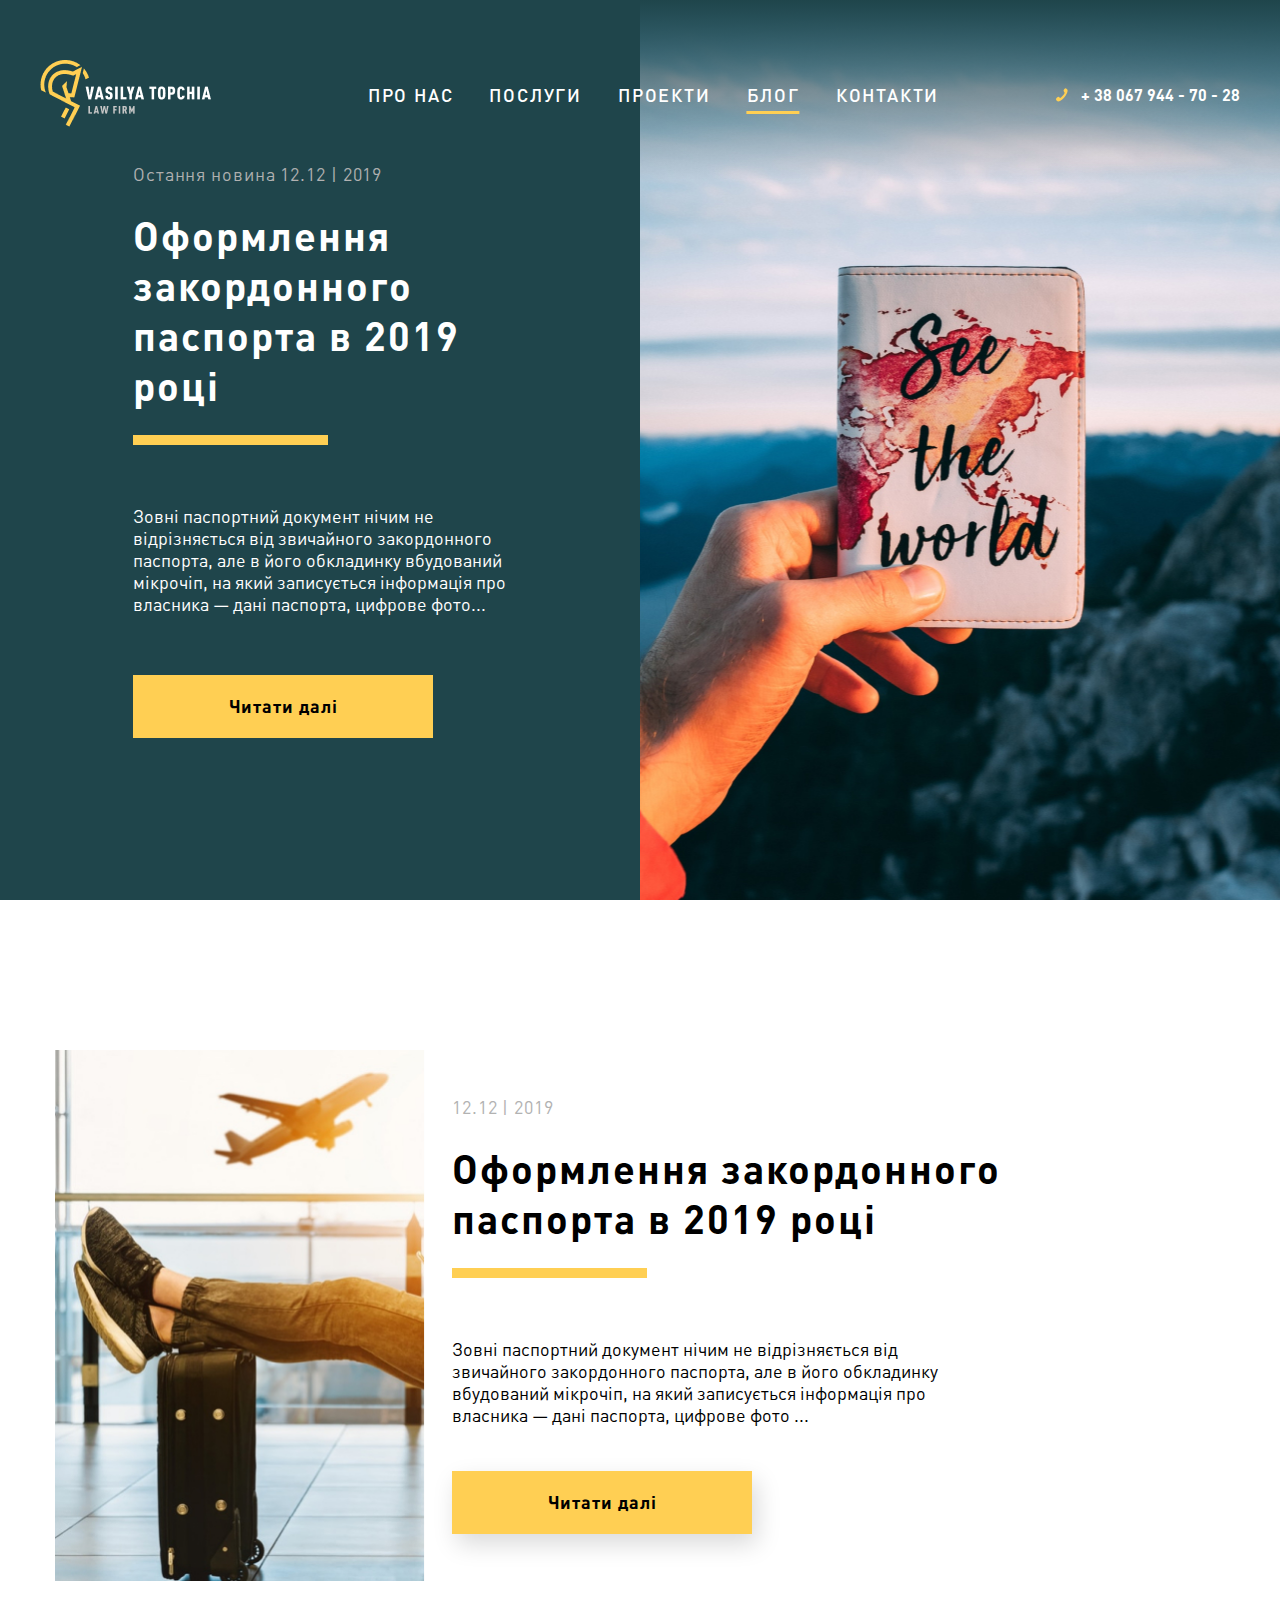
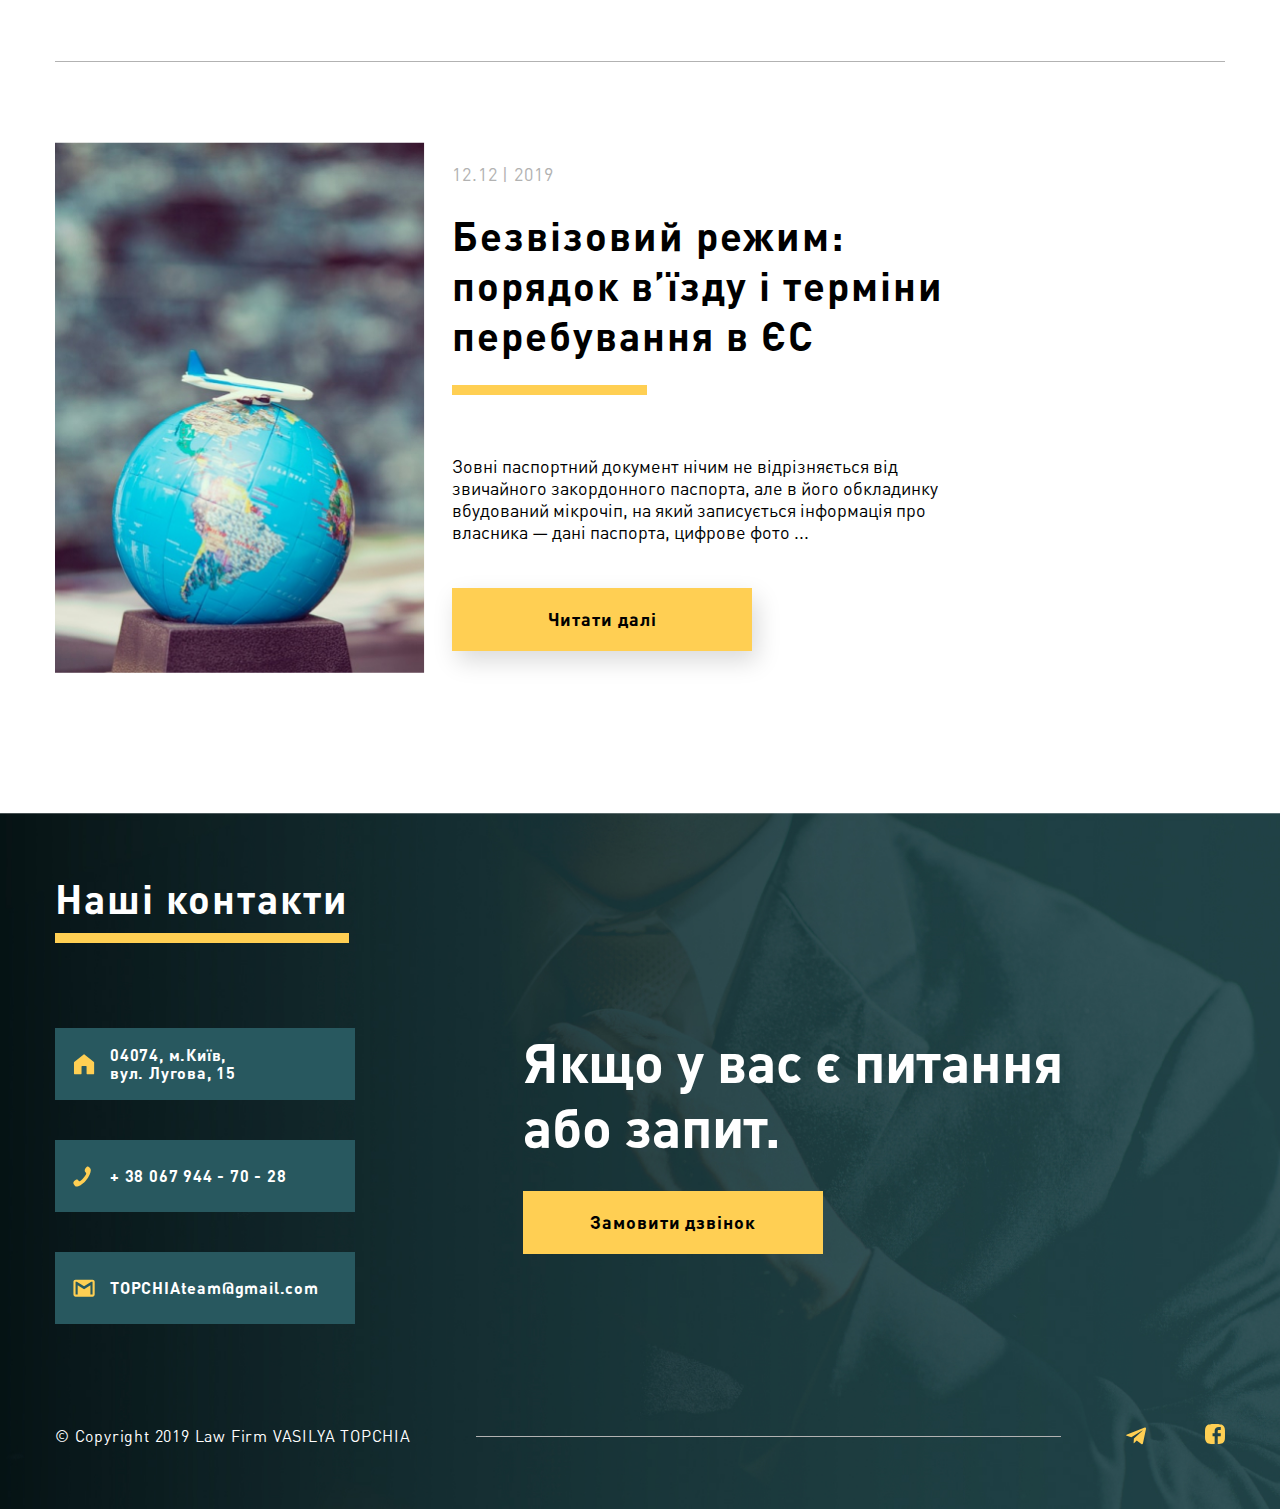
<file: blog.html>
<!DOCTYPE html>
<html lang="en">
<head>
	<meta charset="UTF-8">
	<title>Блог</title>
	<link rel="stylesheet" href="./css/normalize.css">
	<link rel="stylesheet" href="./css/main.css">
	
</head>
<body class="blog">









	
<div class="top-block blog">
	<div class="black-overflow"></div>
	<div class="w1200 container">

	<header class="header">
		<nav>
			<a href="index.html" class="nav__logo">
				<img src="img/logo.png" alt="Logo">
			</a>
			<ul class="nav__list">
				<li><a href="#">ПРО НАС</a></li>
				<li><a href="service.html">ПОСЛУГИ</a></li>
				<li><a href="projects.html">ПРОЕКТИ</a></li>
				<li class="active"><a href="blog.html">БЛОГ</a></li>
				<li><a href="contacts.html">КОНТАКТИ</a></li>
			</ul>
			<div class="nav__number">
				<a href="tel:380679447028">+ 38 067 944 - 70 - 28</a>
			</div>
		</nav>
	</header>


	

	</div>

	<div class="top-block-content">
		<div class="service__left">
			<div class="nav-sidebar left">
				<div class="date">Остання новина  12.12  |  2019</div>
				<div class="title before">Оформлення закордонного паспорта в 2019 році</div>
				<div class="text">Зовні паспортний документ нічим не відрізняється від звичайного закордонного паспорта, але в його обкладинку вбудований мікрочіп, на який записується інформація про власника — дані паспорта, цифрове фото...</div>
				<div class="default-button">Читати далі</div>
			</div>
		</div>

		<div class="service__right">
			
		</div>


	</div>

</div>



<section class="list-news w1200">
	<div class="news-item">
		<div>
		<img src="./img/img-blog.jpg" alt="">
			
		</div>
		<div class="item-content">
			<div class="date">12.12  |  2019</div>
				<div class="title before">Оформлення закордонного паспорта в 2019 році</div>
				<div class="text">Зовні паспортний документ нічим не відрізняється від звичайного закордонного паспорта, але в його обкладинку вбудований мікрочіп, на який записується інформація про власника — дані паспорта, цифрове фото ...</div>
				<div class="default-button">Читати далі</div>
		</div>
	</div>

	<div class="news-item">
		<div>
		<img src="./img/img-blog-2.jpg" alt="">
			
		</div>
		<div class="item-content">
			<div class="date">12.12  |  2019</div>
				<div class="title before">Безвізовий режим: 
порядок в’їзду і терміни перебування в ЄС</div>
				<div class="text">Зовні паспортний документ нічим не відрізняється від звичайного закордонного паспорта, але в його обкладинку вбудований мікрочіп, на який записується інформація про власника — дані паспорта, цифрове фото ...</div>
				<div class="default-button">Читати далі</div>
		</div>
	</div>


</section>







<footer class="footer">
	<div class="footer__wrapper w1200">
		<div class="title">Наші контакти</div>
	</div>
	<div class="footer_dop w1200">

		<div class="footer__info">
			<div class="footer__contacts">
				<div class="info">
					04074, м.Київ, <br>
					вул. Лугова, 15
				</div>
				<a href="tel:380679447028" class="info">
					+ 38  067  944 - 70 - 28
				</a>
				<a href="mailto:topchiateam@gmail.com" class="info">
					TOPCHIAteam@gmail.com
				</a>
			</div>
		</div>
		<div class="footer__text">
			<div class="footer__title">Якщо у вас є питання або запит.</div>
			<div class="default-button www">Замовити дзвінок</div>
		</div>
		

	</div>
	<div class="footer__copyright w1200">
			<div class="copyright">© Copyright 2019   Law Firm VASILYA TOPCHIA</div>
			<div class="footer__line"></div>
			<div class="footer__soc">
				<a href="#"><i>
<svg width="21" height="18" viewBox="0 0 21 18" fill="none" xmlns="http://www.w3.org/2000/svg">
<path d="M18.7199 0.576414L1.0037 7.4081C-0.205355 7.89372 -0.198361 8.5682 0.781877 8.86897L5.33034 10.2879L15.8542 3.64803C16.3518 3.34526 16.8064 3.50813 16.4327 3.83988L7.90634 11.5349H7.90434L7.90634 11.5359L7.59258 16.2242C8.05222 16.2242 8.25506 16.0134 8.51286 15.7646L10.7221 13.6163L15.3176 17.0106C16.1649 17.4773 16.7734 17.2375 16.9843 16.2262L20.0009 2.0093C20.3097 0.771263 19.5283 0.210699 18.7199 0.576414Z" fill="#FFFFFF"></path>
</svg>
				</i></a>
				<a href="#"><i>
<svg width="20" height="21" viewBox="0 0 20 21" fill="none" xmlns="http://www.w3.org/2000/svg">
<path fill-rule="evenodd" clip-rule="evenodd" d="M19.9355 5.99336C19.9243 5.1536 19.7669 4.32219 19.4702 3.53631C19.2129 2.87343 18.82 2.27142 18.3164 1.76874C17.8129 1.26606 17.2099 0.873757 16.5459 0.616909C15.7689 0.325697 14.9479 0.168233 14.1181 0.151223C13.0497 0.103546 12.711 0.0902405 9.99884 0.0902405C7.28671 0.0902405 6.93908 0.0902405 5.87844 0.151223C5.04899 0.168358 4.22845 0.32582 3.45174 0.616909C2.78766 0.873578 2.18455 1.26581 1.68101 1.76852C1.17747 2.27122 0.784579 2.87333 0.527483 3.53631C0.235202 4.31149 0.077819 5.13085 0.0621336 5.95899C0.014377 7.02674 -6.10352e-05 7.36491 -6.10352e-05 10.0725C-6.10352e-05 12.7802 -6.10352e-05 13.1261 0.0621336 14.1861C0.0787929 15.0155 0.23539 15.8337 0.527483 16.611C0.78501 17.2738 1.17819 17.8756 1.6819 18.3781C2.18561 18.8806 2.78877 19.2727 3.45285 19.5293C4.22743 19.8322 5.04811 20.0009 5.87955 20.0282C6.90347 20.0739 7.2576 20.089 9.66571 20.0902V12.1706H7.55164V9.28008H9.66571V6.81116C9.66571 4.87106 10.9145 3.08942 13.792 3.08942C14.957 3.08942 15.8185 3.20157 15.8185 3.20157L15.7506 5.90087C15.7506 5.90087 14.8721 5.89228 13.9133 5.89228C12.8756 5.89228 12.7094 6.37246 12.7094 7.16944V9.28008H15.8331L15.6972 12.1706H12.7094V20.0821C13.2507 20.0742 13.5996 20.0587 14.1203 20.0282C14.9501 20.0119 15.7711 19.8548 16.5482 19.5637C17.212 19.3065 17.8148 18.9141 18.3183 18.4115C18.8218 17.9088 19.2148 17.307 19.4724 16.6443C19.7645 15.8681 19.9211 15.0498 19.9378 14.2194C19.9855 13.1527 20 12.8145 20 10.1058L19.9999 10.0685V10.0684C19.9977 7.39498 19.9974 7.04954 19.9355 5.99336Z" fill="white"></path>
</svg>
				</i></a>
			</div>
		</div>
</footer>

<div class="modal-wrap">
	<div class="modal">
		<form>
			<div class="close"><svg width="15" height="15" viewBox="0 0 15 15" fill="none" xmlns="http://www.w3.org/2000/svg">
<path fill-rule="evenodd" clip-rule="evenodd" d="M5.69414 7.5L0 13.2375L1.753 15L7.5 9.22185L13.247 15L15 13.2375L9.30586 7.5L15 1.7625L13.247 0L7.5 5.77815L1.753 0L0 1.7625L5.69414 7.5Z" fill="#706F6F"/>
</svg>
</div>
			<div class="modal__title">Заповніть форму </div>
			<div class="modal__sub">Якщо у Вас є термінове питання, залиште свій номер телефону і ми зателефонуємо найближчим часом.</div>
			<input class="modal__input" name="name" required="required" placeholder="Ім’я" type="text">
			<input class="modal__input"  name="phone" required="required" placeholder="Телефон" type="text">
			<button class="default-button form-button">ЗАМОВИТИ ДЗВІНОК</button>
		</form>
	</div>
</div>



	  <script src="https://ajax.googleapis.com/ajax/libs/jquery/2.2.0/jquery.min.js"></script>



	  <script src="libs/slick/slick.min.js"></script>

	  <script src="./js/main.js"></script>
</body>
</html>
</file>
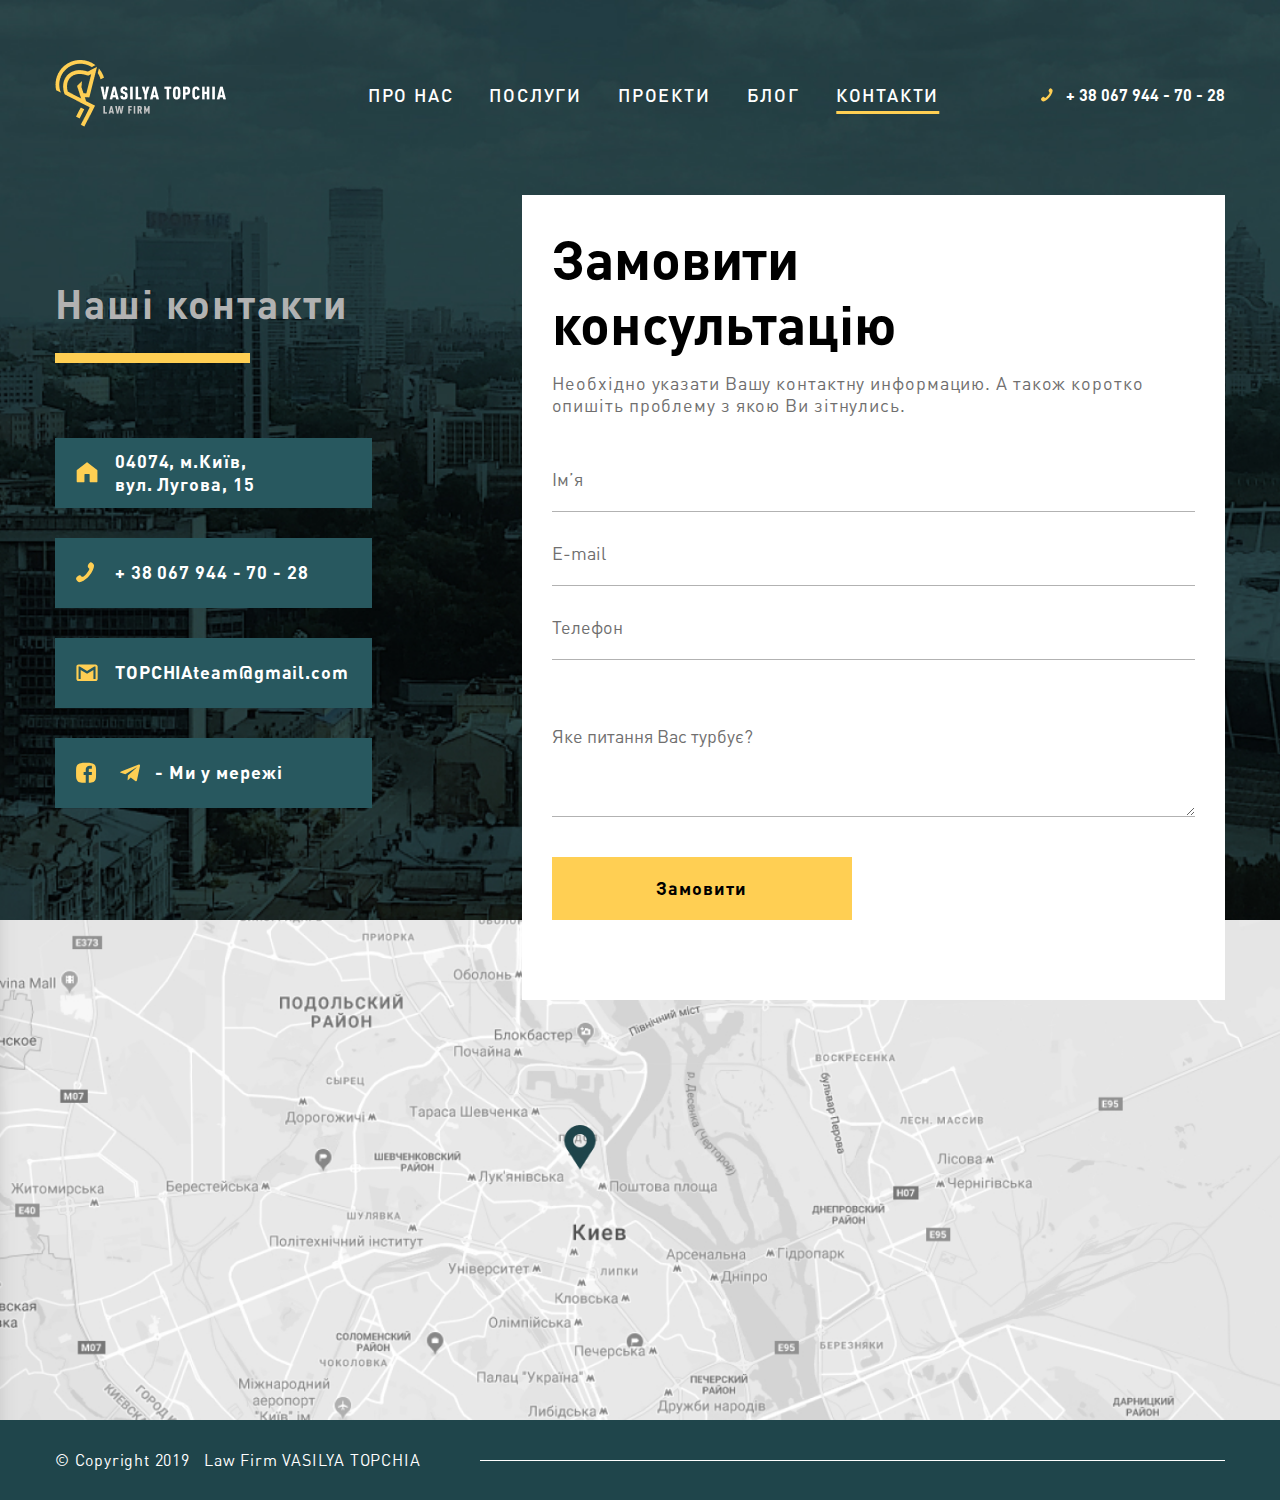
<file: contacts.html>
<!DOCTYPE html>
<html lang="en">
<head>
	<meta charset="UTF-8">
	<title>Контакти</title>
	<link rel="stylesheet" href="./css/normalize.css">
	<link rel="stylesheet" href="./css/main.css">
	
</head>
<body>









	
<div class="top-block contact">
	<div class="w1200 container">

	<header class="header">
		<nav>
			<a href="index.html" class="nav__logo">
				<img src="img/logo.png" alt="Logo">
			</a>
			<ul class="nav__list">
				<li><a href="#">ПРО НАС</a></li>
				<li><a href="service.html">ПОСЛУГИ</a></li>
				<li><a href="projects.html">ПРОЕКТИ</a></li>
				<li><a href="blog.html">БЛОГ</a></li>
				<li class="active"><a href="contacts.html">КОНТАКТИ</a></li>
			</ul>
			<div class="nav__number">
				<a href="tel:380679447028">+ 38 067 944 - 70 - 28</a>
			</div>
		</nav>
	</header>

	<div class="top-block-content">
	<div class="content-contacts__wrapper">
		<div class="contacts__info"> 
			<div class="title">Наші контакти</div>
			<div class="info__ul">
				<li><span>04074, м.Київ, <br>вул. Лугова, 15 </span> </li>
				<li><a href="tel:380679447028">+ 38  067  944 - 70 - 28 </a></li>
				<li><a href="mailto:topchiateam@gmail.com">TOPCHIAteam@gmail.com</a></li>
				<li><a href="#">- Ми у мережі</a></li>
			</div>
		</div>
		<div class="contact-form">
			<form>
				<div class="form__title">Замовити консультацію</div>
				<div class="form__subtitle">Необхідно указати Вашу контактну информацию. А також коротко опишіть проблему з якою Ви зітнулись.</div>
				<input placeholder="Ім’я" type="text">
				<input placeholder="E-mail" type="email">
				<input placeholder="Телефон" type="text">
				<textarea placeholder="Яке питання Вас турбує?"></textarea>
				<button class="default-button www">
					Замовити
				</button>
			</form>
			
		</div>
	</div>
	</div>
	

	</div>

	<div class="contact__map">
		
	</div>
</div>








<footer class="footer mini">
	<div class="w1200">
		<span>© Copyright 2019 &nbsp;  Law Firm VASILYA TOPCHIA</span>
		<hr>
	</div>
</footer>


<div class="modal-wrap">
	<div class="modal">
		<form>
			<div class="close"><svg width="15" height="15" viewBox="0 0 15 15" fill="none" xmlns="http://www.w3.org/2000/svg">
<path fill-rule="evenodd" clip-rule="evenodd" d="M5.69414 7.5L0 13.2375L1.753 15L7.5 9.22185L13.247 15L15 13.2375L9.30586 7.5L15 1.7625L13.247 0L7.5 5.77815L1.753 0L0 1.7625L5.69414 7.5Z" fill="#706F6F"/>
</svg>
</div>
			<div class="modal__title">Заповніть форму </div>
			<div class="modal__sub">Якщо у Вас є термінове питання, залиште свій номер телефону і ми зателефонуємо найближчим часом.</div>
			<input class="modal__input" name="name" required="required" placeholder="Ім’я" type="text">
			<input class="modal__input"  name="phone" required="required" placeholder="Телефон" type="text">
			<button class="default-button form-button">ЗАМОВИТИ ДЗВІНОК</button>
		</form>
	</div>
</div>


	  <script src="https://ajax.googleapis.com/ajax/libs/jquery/2.2.0/jquery.min.js"></script>



	  <script src="libs/slick/slick.min.js"></script>

	  <script src="./js/main.js"></script>
</body>
</html>
</file>
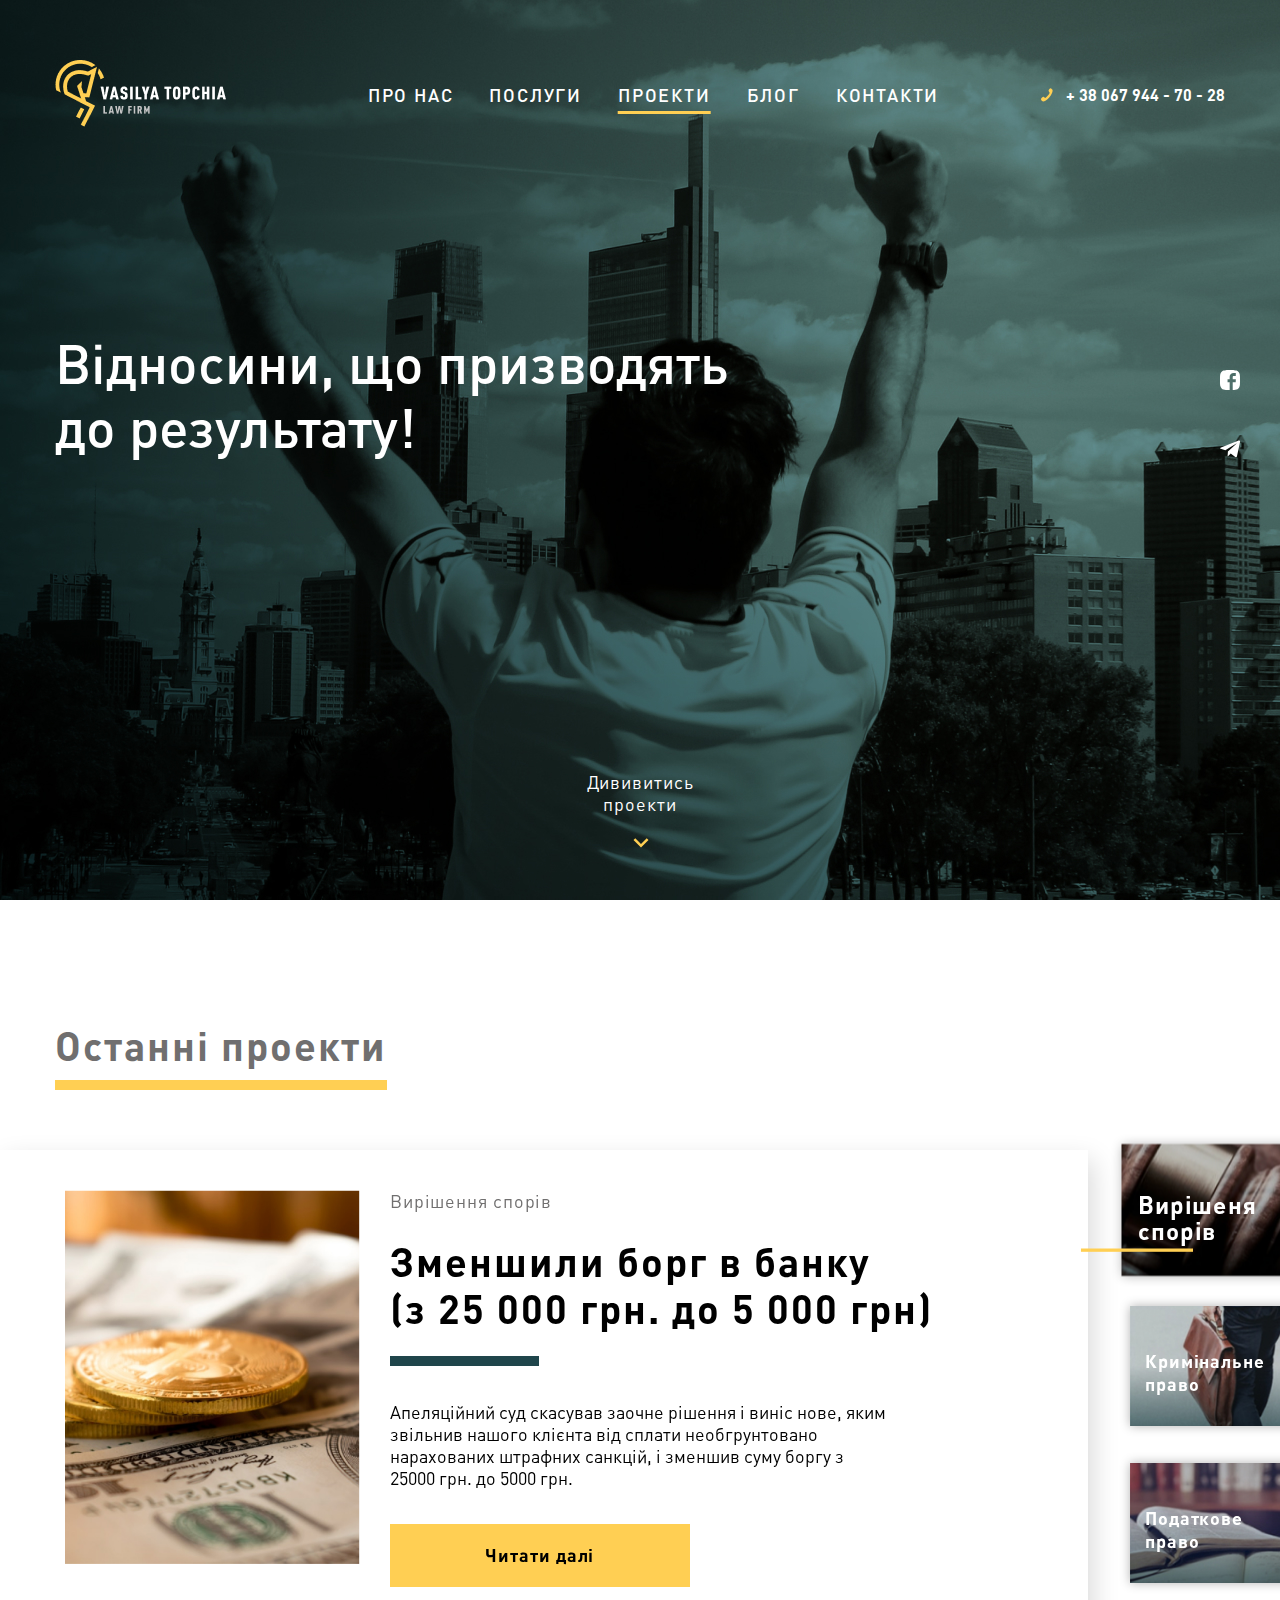
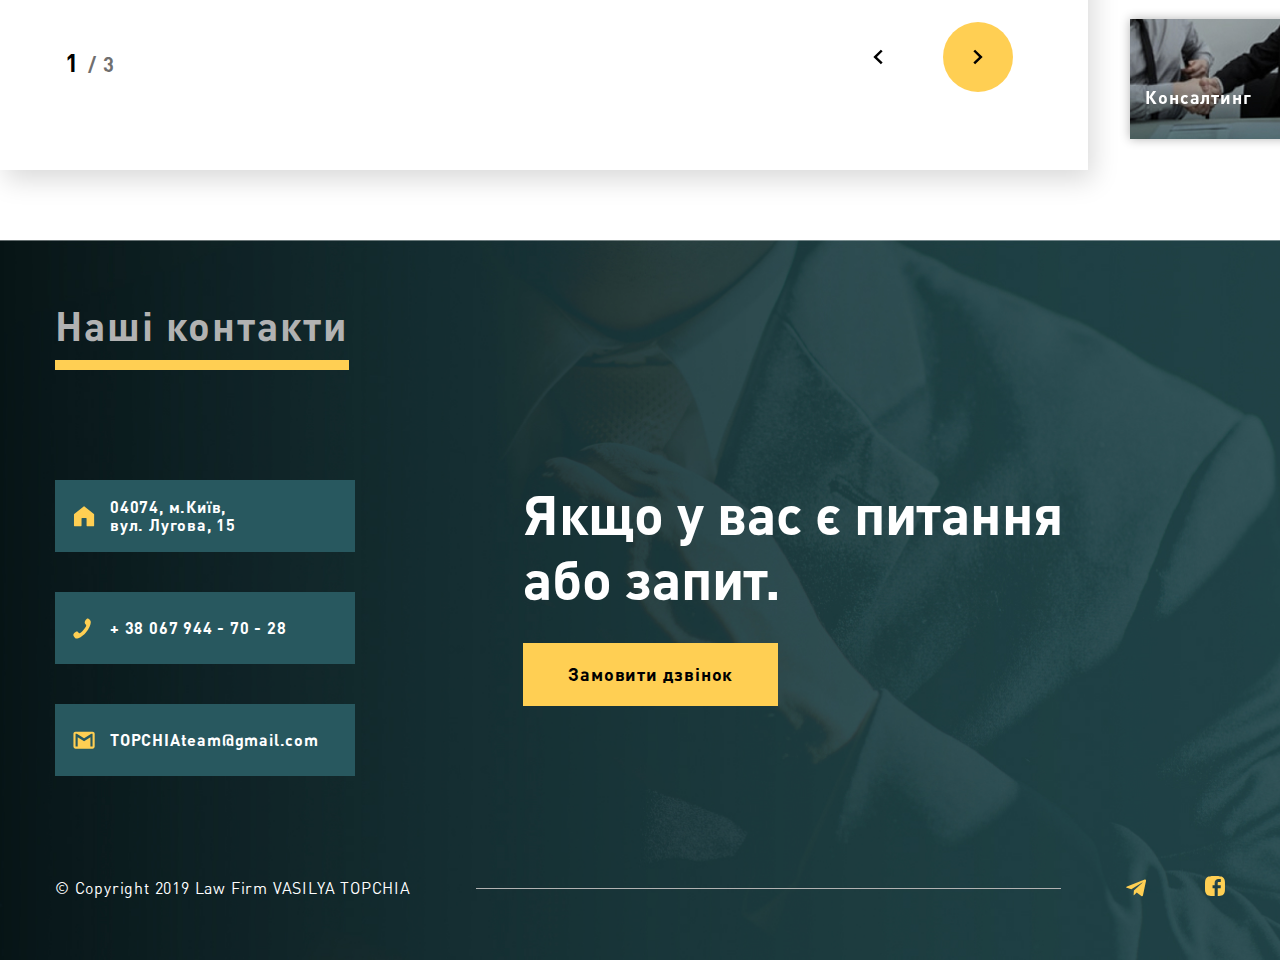
<file: projects.html>
<!DOCTYPE html>
<html lang="en">
<head>
	<meta charset="UTF-8">
	<title>Проекти</title>
	<link rel="stylesheet" href="./css/normalize.css">
	<link rel="stylesheet" href="./css/main.css">
	
</head>
<body>









	
<div class="top-block project">
	<div class="w1200 container">
		<a href="#lstnws" class="bottom-arrow"> Дививитись <br>проекти <span><svg width="16" height="10" viewBox="0 0 16 10" fill="none" xmlns="http://www.w3.org/2000/svg">
<path d="M13.7375 0.298035L8 6.02303L2.2625 0.298035L0.5 2.06053L8 9.56053L15.5 2.06054L13.7375 0.298035Z" fill="#FFCF53"/>
</svg>
</span></a>
<div class="top-block__soc">
<!-- 		<a href="#"><i class="linkedin"></i></a>
		<a href="#"><i class="twitter"></i></a> -->
		<a href="#"><i>
					<svg width="20" height="21" viewBox="0 0 20 21" fill="none" xmlns="http://www.w3.org/2000/svg">
<path fill-rule="evenodd" clip-rule="evenodd" d="M19.9355 5.99336C19.9243 5.1536 19.7669 4.32219 19.4702 3.53631C19.2129 2.87343 18.82 2.27142 18.3164 1.76874C17.8129 1.26606 17.2099 0.873757 16.5459 0.616909C15.7689 0.325697 14.9479 0.168233 14.1181 0.151223C13.0497 0.103546 12.711 0.0902405 9.99884 0.0902405C7.28671 0.0902405 6.93908 0.0902405 5.87844 0.151223C5.04899 0.168358 4.22845 0.32582 3.45174 0.616909C2.78766 0.873578 2.18455 1.26581 1.68101 1.76852C1.17747 2.27122 0.784579 2.87333 0.527483 3.53631C0.235202 4.31149 0.077819 5.13085 0.0621336 5.95899C0.014377 7.02674 -6.10352e-05 7.36491 -6.10352e-05 10.0725C-6.10352e-05 12.7802 -6.10352e-05 13.1261 0.0621336 14.1861C0.0787929 15.0155 0.23539 15.8337 0.527483 16.611C0.78501 17.2738 1.17819 17.8756 1.6819 18.3781C2.18561 18.8806 2.78877 19.2727 3.45285 19.5293C4.22743 19.8322 5.04811 20.0009 5.87955 20.0282C6.90347 20.0739 7.2576 20.089 9.66571 20.0902V12.1706H7.55164V9.28008H9.66571V6.81116C9.66571 4.87106 10.9145 3.08942 13.792 3.08942C14.957 3.08942 15.8185 3.20157 15.8185 3.20157L15.7506 5.90087C15.7506 5.90087 14.8721 5.89228 13.9133 5.89228C12.8756 5.89228 12.7094 6.37246 12.7094 7.16944V9.28008H15.8331L15.6972 12.1706H12.7094V20.0821C13.2507 20.0742 13.5996 20.0587 14.1203 20.0282C14.9501 20.0119 15.7711 19.8548 16.5482 19.5637C17.212 19.3065 17.8148 18.9141 18.3183 18.4115C18.8218 17.9088 19.2148 17.307 19.4724 16.6443C19.7645 15.8681 19.9211 15.0498 19.9378 14.2194C19.9855 13.1527 20 12.8145 20 10.1058L19.9999 10.0685V10.0684C19.9977 7.39498 19.9974 7.04954 19.9355 5.99336Z" fill="white"/>
</svg>
		</i>

</a>
		<a href=""><i class="telegram">
			<svg width="21" height="18" viewBox="0 0 21 18" fill="none" xmlns="http://www.w3.org/2000/svg">
<path d="M18.7199 0.576414L1.0037 7.4081C-0.205355 7.89372 -0.198361 8.5682 0.781877 8.86897L5.33034 10.2879L15.8542 3.64803C16.3518 3.34526 16.8064 3.50813 16.4327 3.83988L7.90634 11.5349H7.90434L7.90634 11.5359L7.59258 16.2242C8.05222 16.2242 8.25506 16.0134 8.51286 15.7646L10.7221 13.6163L15.3176 17.0106C16.1649 17.4773 16.7734 17.2375 16.9843 16.2262L20.0009 2.0093C20.3097 0.771263 19.5283 0.210699 18.7199 0.576414Z" fill="#FFFFFF"/>
</svg>

		</i></a>
	</div>
	<header class="header">
		<nav>
			<a href="index.html" class="nav__logo">
				<img src="img/logo.png" alt="Logo">
			</a>
			<ul class="nav__list">
				<li><a href="#">ПРО НАС</a></li>
				<li><a href="service.html">ПОСЛУГИ</a></li>
				<li  class="active"><a href="projects.html">ПРОЕКТИ</a></li>
				<li><a href="blog.html">БЛОГ</a></li>
				<li><a href="contacts.html">КОНТАКТИ</a></li>
			</ul>
			<div class="nav__number">
				<a href="tel:380679447028">+ 38 067 944 - 70 - 28</a>
			</div>
		</nav>
	</header>

	<div class="top-block-content">
		<div class="project__title">Відносини, що призводять <br> до результату!</div>
	</div>
	

	</div>
</div>



<section class="last-projects" id="lstnws">
	<div class="w1200">
	<div class="title">Останні проекти</div>
</div>
		


	<div class="tabs">
 
			  
			 
			  
			 
			  <div class="tabs__content active">
			    

				<div class="case__content">


					<div class="case__slider v1">
						<div class="case__item">
							<div class="case__image"><img src="./img/case_1.jpg" alt=""></div>
							<div class="item__content">
								<div class="case__tag">Вирішення спорів</div>
							<div class="case__title title before">Зменшили борг в банку <br> (з 25 000 грн. до 5 000 грн)</div>
							<div class="case__text">Апеляційний суд скасував заочне рішення і виніс нове, яким звільнив нашого клієнта від сплати необгрунтовано нарахованих штрафних санкцій, і зменшив суму боргу з 25000 грн. до 5000 грн.</div>
							<div class="default-button">Читати далі</div>
							</div>
							
						</div>

						<div class="case__item">
							<div class="case__image"><img src="./img/case_1.jpg" alt=""></div>
							<div class="item__content">
								<div class="case__tag">Вирішення спорів 2</div>
							<div class="case__title title before">Зменшили борг в банку <br> (з 25 000 грн. до 5 000 грн)</div>
							<div class="case__text">Апеляційний суд скасував заочне рішення і виніс нове, яким звільнив нашого клієнта від сплати необгрунтовано нарахованих штрафних санкцій, і зменшив суму боргу з 25000 грн. до 5000 грн.</div>
							<div class="default-button">Читати далі</div>
							</div>
							
						</div>

						<div class="case__item">
							<div class="case__image"><img src="./img/case_1.jpg" alt=""></div>
							<div class="item__content">
								<div class="case__tag">Вирішення спорів 3</div>
							<div class="case__title title before">Зменшили борг в банку <br> (з 25 000 грн. до 5 000 грн)</div>
							<div class="case__text">Апеляційний суд скасував заочне рішення і виніс нове, яким звільнив нашого клієнта від сплати необгрунтовано нарахованих штрафних санкцій, і зменшив суму боргу з 25000 грн. до 5000 грн.</div>
							<div class="default-button">Читати далі</div>
							</div>
							
						</div>
					</div>
					<div class="slider-project__num"></div>

					
				</div>

			  </div>

			  <div class="tabs__content">
			    <div class="case__content">


					<div class="case__slider v2">
						<div class="case__item">
							<div class="case__image"><img src="./img/case_1.jpg" alt=""></div>
							<div class="item__content">
								<div class="case__tag">Вирішення спорів 2</div>
							<div class="case__title title before">Зменшили борг в банку <br> (з 25 000 грн. до 5 000 грн)</div>
							<div class="case__text">Апеляційний суд скасував заочне рішення і виніс нове, яким звільнив нашого клієнта від сплати необгрунтовано нарахованих штрафних санкцій, і зменшив суму боргу з 25000 грн. до 5000 грн.</div>
							<div class="default-button">Читати далі</div>
							</div>
							
						</div>

						<div class="case__item">
							<div class="case__image"><img src="./img/case_1.jpg" alt=""></div>
							<div class="item__content">
								<div class="case__tag">Вирішення спорів 2</div>
							<div class="case__title title before">Зменшили борг в банку <br> (з 25 000 грн. до 5 000 грн)</div>
							<div class="case__text">Апеляційний суд скасував заочне рішення і виніс нове, яким звільнив нашого клієнта від сплати необгрунтовано нарахованих штрафних санкцій, і зменшив суму боргу з 25000 грн. до 5000 грн.</div>
							<div class="default-button">Читати далі</div>
							</div>
							
						</div>

						<div class="case__item">
							<div class="case__image"><img src="./img/case_1.jpg" alt=""></div>
							<div class="item__content">
								<div class="case__tag">Вирішення спорів 3</div>
							<div class="case__title title before">Зменшили борг в банку <br> (з 25 000 грн. до 5 000 грн)</div>
							<div class="case__text">Апеляційний суд скасував заочне рішення і виніс нове, яким звільнив нашого клієнта від сплати необгрунтовано нарахованих штрафних санкцій, і зменшив суму боргу з 25000 грн. до 5000 грн.</div>
							<div class="default-button">Читати далі</div>
							</div>
							
						</div>


						<div class="case__item">
							<div class="case__image"><img src="./img/case_1.jpg" alt=""></div>
							<div class="item__content">
								<div class="case__tag">Вирішення спорів 3</div>
							<div class="case__title title before">Зменшили борг в банку <br> (з 25 000 грн. до 5 000 грн)</div>
							<div class="case__text">Апеляційний суд скасував заочне рішення і виніс нове, яким звільнив нашого клієнта від сплати необгрунтовано нарахованих штрафних санкцій, і зменшив суму боргу з 25000 грн. до 5000 грн.</div>
							<div class="default-button">Читати далі</div>
							</div>
							
						</div>

					</div>
					<div class="slider-project__num"></div>

					
				</div>
			  </div>

			  <div class="tabs__content">
			    <div class="case__content">


					<div class="case__slider v3">
						<div class="case__item">
							<div class="case__image"><img src="./img/case_1.jpg" alt=""></div>
							<div class="item__content">
								<div class="case__tag">Вирішення спорів 3</div>
							<div class="case__title title before">Зменшили борг в банку <br> (з 25 000 грн. до 5 000 грн)</div>
							<div class="case__text">Апеляційний суд скасував заочне рішення і виніс нове, яким звільнив нашого клієнта від сплати необгрунтовано нарахованих штрафних санкцій, і зменшив суму боргу з 25000 грн. до 5000 грн.</div>
							<div class="default-button">Читати далі</div>
							</div>
							
						</div>

						<div class="case__item">
							<div class="case__image"><img src="./img/case_1.jpg" alt=""></div>
							<div class="item__content">
								<div class="case__tag">Вирішення спорів 2</div>
							<div class="case__title title before">Зменшили борг в банку <br> (з 25 000 грн. до 5 000 грн)</div>
							<div class="case__text">Апеляційний суд скасував заочне рішення і виніс нове, яким звільнив нашого клієнта від сплати необгрунтовано нарахованих штрафних санкцій, і зменшив суму боргу з 25000 грн. до 5000 грн.</div>
							<div class="default-button">Читати далі</div>
							</div>
							
						</div>

						<div class="case__item">
							<div class="case__image"><img src="./img/case_1.jpg" alt=""></div>
							<div class="item__content">
								<div class="case__tag">Вирішення спорів 3</div>
							<div class="case__title title before">Зменшили борг в банку <br> (з 25 000 грн. до 5 000 грн)</div>
							<div class="case__text">Апеляційний суд скасував заочне рішення і виніс нове, яким звільнив нашого клієнта від сплати необгрунтовано нарахованих штрафних санкцій, і зменшив суму боргу з 25000 грн. до 5000 грн.</div>
							<div class="default-button">Читати далі</div>
							</div>
							
						</div>
					</div>
					<div class="slider-project__num"></div>

					
				</div>
			  </div>

			  <div class="tabs__content">
			     <div class="case__content">


					<div class="case__slider v4">
						<div class="case__item">
							<div class="case__image"><img src="./img/case_1.jpg" alt=""></div>
							<div class="item__content">
								<div class="case__tag">Вирішення спорів 4</div>
							<div class="case__title title before">Зменшили борг в банку <br> (з 25 000 грн. до 5 000 грн)</div>
							<div class="case__text">Апеляційний суд скасував заочне рішення і виніс нове, яким звільнив нашого клієнта від сплати необгрунтовано нарахованих штрафних санкцій, і зменшив суму боргу з 25000 грн. до 5000 грн.</div>
							<div class="default-button">Читати далі</div>
							</div>
							
						</div>

						<div class="case__item">
							<div class="case__image"><img src="./img/case_1.jpg" alt=""></div>
							<div class="item__content">
								<div class="case__tag">Вирішення спорів 2</div>
							<div class="case__title title before">Зменшили борг в банку <br> (з 25 000 грн. до 5 000 грн)</div>
							<div class="case__text">Апеляційний суд скасував заочне рішення і виніс нове, яким звільнив нашого клієнта від сплати необгрунтовано нарахованих штрафних санкцій, і зменшив суму боргу з 25000 грн. до 5000 грн.</div>
							<div class="default-button">Читати далі</div>
							</div>
							
						</div>

						<div class="case__item">
							<div class="case__image"><img src="./img/case_1.jpg" alt=""></div>
							<div class="item__content">
								<div class="case__tag">Вирішення спорів 3</div>
							<div class="case__title title before">Зменшили борг в банку <br> (з 25 000 грн. до 5 000 грн)</div>
							<div class="case__text">Апеляційний суд скасував заочне рішення і виніс нове, яким звільнив нашого клієнта від сплати необгрунтовано нарахованих штрафних санкцій, і зменшив суму боргу з 25000 грн. до 5000 грн.</div>
							<div class="default-button">Читати далі</div>
							</div>
							
						</div>
					</div>
					<div class="slider-project__num"></div>

					
				</div>
			</div>

			<ul class="tabs__caption">
			    <li class="active"><span>Вирішеня спорів</span></li>
			    <li><span>Кримінальне право</span></li>
			    <li><span>Податкове право</span></li>
			    <li><span>Консалтинг</span></li>
			  </ul>

	</div>




</section>




<footer class="footer">
	<div class="footer__wrapper w1200">
		<div class="title">Наші контакти</div>
	</div>
	<div class="footer_dop w1200">

		<div class="footer__info">
			<div class="footer__contacts">
				<div class="info">
					04074, м.Київ, <br>
					вул. Лугова, 15
				</div>
				<a href="tel:380679447028" class="info">
					+ 38  067  944 - 70 - 28
				</a>
				<a href="mailto:topchiateam@gmail.com" class="info">
					TOPCHIAteam@gmail.com
				</a>
			</div>
		</div>
		<div class="footer__text">
			<div class="footer__title">Якщо у вас є питання або запит.</div>
			<div class="default-button">Замовити дзвінок</div>
		</div>
		

	</div>
	<div class="footer__copyright w1200">
			<div class="copyright">© Copyright 2019   Law Firm VASILYA TOPCHIA</div>
			<div class="footer__line"></div>
			<div class="footer__soc">
				<a href="#"><i>
<svg width="21" height="18" viewBox="0 0 21 18" fill="none" xmlns="http://www.w3.org/2000/svg">
<path d="M18.7199 0.576414L1.0037 7.4081C-0.205355 7.89372 -0.198361 8.5682 0.781877 8.86897L5.33034 10.2879L15.8542 3.64803C16.3518 3.34526 16.8064 3.50813 16.4327 3.83988L7.90634 11.5349H7.90434L7.90634 11.5359L7.59258 16.2242C8.05222 16.2242 8.25506 16.0134 8.51286 15.7646L10.7221 13.6163L15.3176 17.0106C16.1649 17.4773 16.7734 17.2375 16.9843 16.2262L20.0009 2.0093C20.3097 0.771263 19.5283 0.210699 18.7199 0.576414Z" fill="#FFFFFF"></path>
</svg>
				</i></a>
				<a href="#"><i>
<svg width="20" height="21" viewBox="0 0 20 21" fill="none" xmlns="http://www.w3.org/2000/svg">
<path fill-rule="evenodd" clip-rule="evenodd" d="M19.9355 5.99336C19.9243 5.1536 19.7669 4.32219 19.4702 3.53631C19.2129 2.87343 18.82 2.27142 18.3164 1.76874C17.8129 1.26606 17.2099 0.873757 16.5459 0.616909C15.7689 0.325697 14.9479 0.168233 14.1181 0.151223C13.0497 0.103546 12.711 0.0902405 9.99884 0.0902405C7.28671 0.0902405 6.93908 0.0902405 5.87844 0.151223C5.04899 0.168358 4.22845 0.32582 3.45174 0.616909C2.78766 0.873578 2.18455 1.26581 1.68101 1.76852C1.17747 2.27122 0.784579 2.87333 0.527483 3.53631C0.235202 4.31149 0.077819 5.13085 0.0621336 5.95899C0.014377 7.02674 -6.10352e-05 7.36491 -6.10352e-05 10.0725C-6.10352e-05 12.7802 -6.10352e-05 13.1261 0.0621336 14.1861C0.0787929 15.0155 0.23539 15.8337 0.527483 16.611C0.78501 17.2738 1.17819 17.8756 1.6819 18.3781C2.18561 18.8806 2.78877 19.2727 3.45285 19.5293C4.22743 19.8322 5.04811 20.0009 5.87955 20.0282C6.90347 20.0739 7.2576 20.089 9.66571 20.0902V12.1706H7.55164V9.28008H9.66571V6.81116C9.66571 4.87106 10.9145 3.08942 13.792 3.08942C14.957 3.08942 15.8185 3.20157 15.8185 3.20157L15.7506 5.90087C15.7506 5.90087 14.8721 5.89228 13.9133 5.89228C12.8756 5.89228 12.7094 6.37246 12.7094 7.16944V9.28008H15.8331L15.6972 12.1706H12.7094V20.0821C13.2507 20.0742 13.5996 20.0587 14.1203 20.0282C14.9501 20.0119 15.7711 19.8548 16.5482 19.5637C17.212 19.3065 17.8148 18.9141 18.3183 18.4115C18.8218 17.9088 19.2148 17.307 19.4724 16.6443C19.7645 15.8681 19.9211 15.0498 19.9378 14.2194C19.9855 13.1527 20 12.8145 20 10.1058L19.9999 10.0685V10.0684C19.9977 7.39498 19.9974 7.04954 19.9355 5.99336Z" fill="white"></path>
</svg>
				</i></a>
			</div>
		</div>
</footer>

<div class="modal-wrap">
	<div class="modal">
		<form>
			<div class="close"><svg width="15" height="15" viewBox="0 0 15 15" fill="none" xmlns="http://www.w3.org/2000/svg">
<path fill-rule="evenodd" clip-rule="evenodd" d="M5.69414 7.5L0 13.2375L1.753 15L7.5 9.22185L13.247 15L15 13.2375L9.30586 7.5L15 1.7625L13.247 0L7.5 5.77815L1.753 0L0 1.7625L5.69414 7.5Z" fill="#706F6F"/>
</svg>
</div>
			<div class="modal__title">Заповніть форму </div>
			<div class="modal__sub">Якщо у Вас є термінове питання, залиште свій номер телефону і ми зателефонуємо найближчим часом.</div>
			<input class="modal__input" name="name" required="required" placeholder="Ім’я" type="text">
			<input class="modal__input"  name="phone" required="required" placeholder="Телефон" type="text">
			<button class="default-button form-button">ЗАМОВИТИ ДЗВІНОК</button>
		</form>
	</div>
</div>




	  <script src="https://ajax.googleapis.com/ajax/libs/jquery/2.2.0/jquery.min.js"></script>



	  <script src="libs/slick/slick.min.js"></script>

	  <script src="./js/main.js"></script>
</body>
</html>
</file>
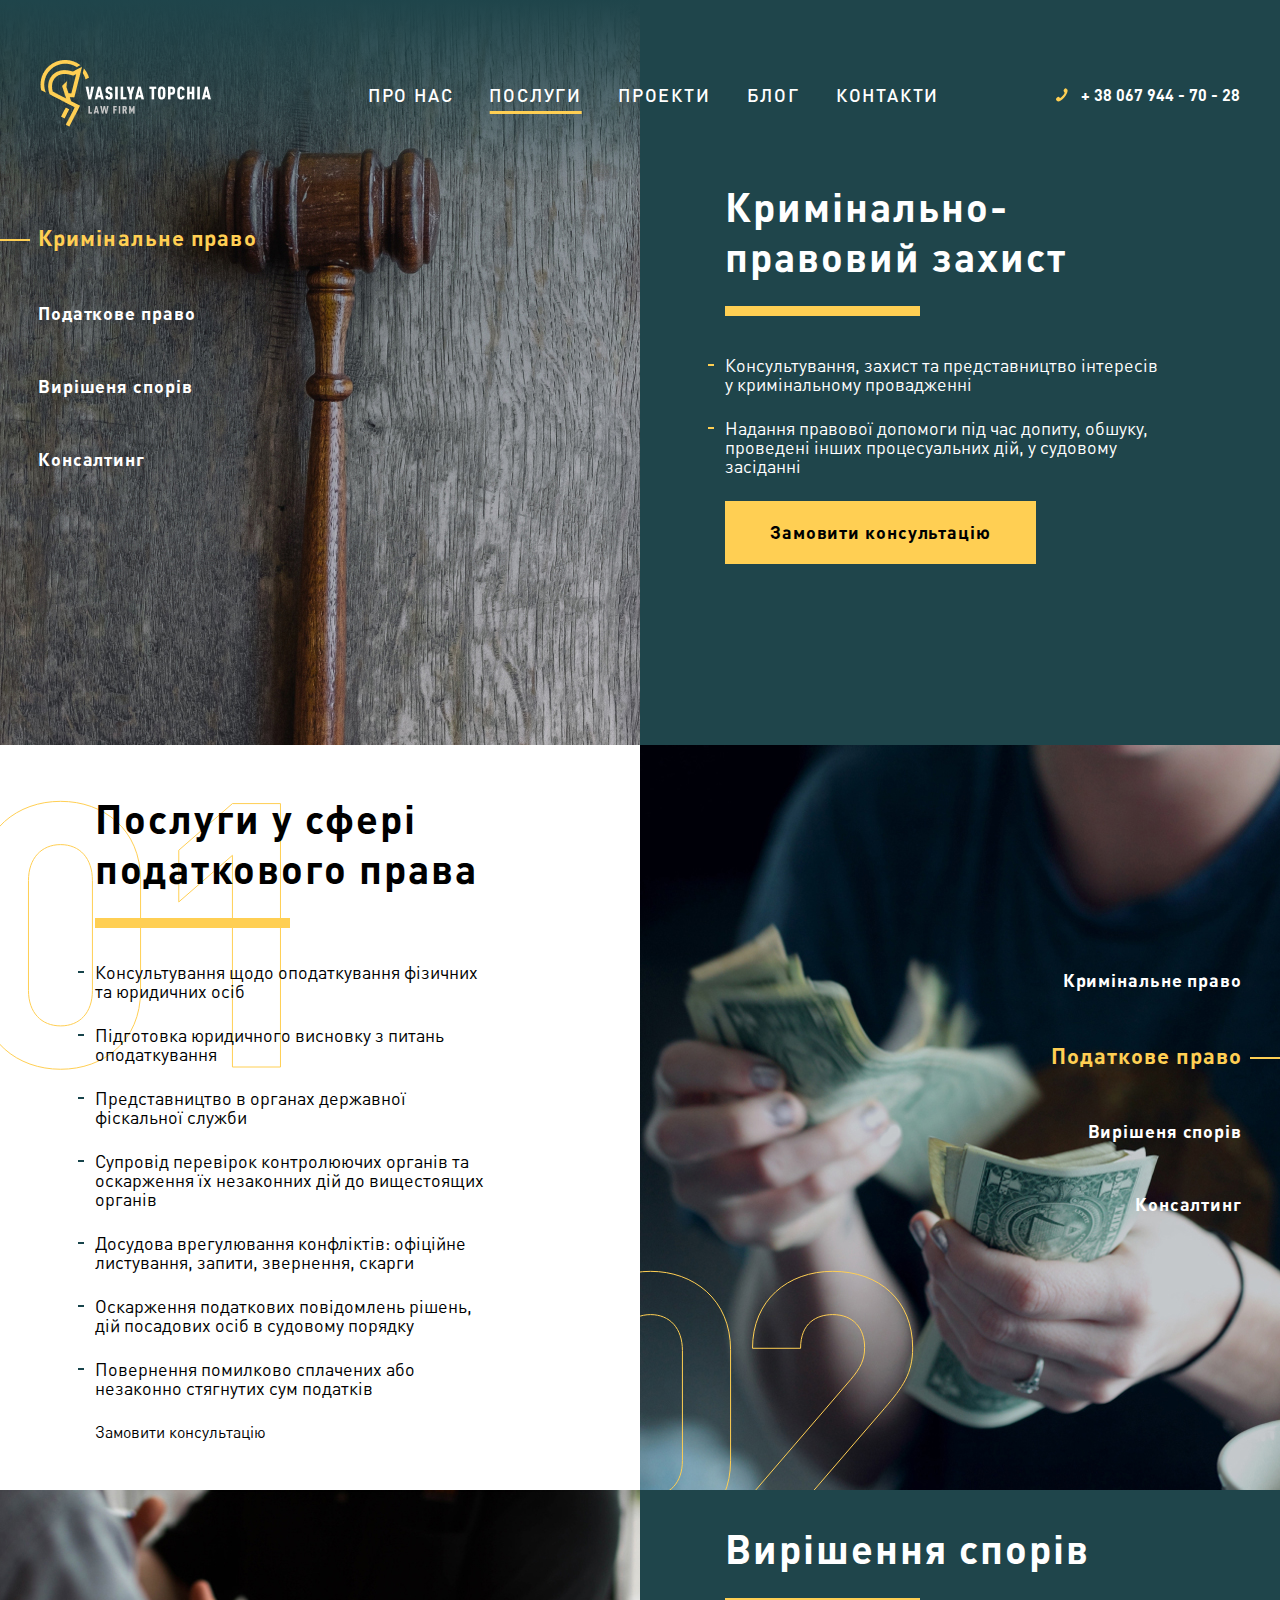
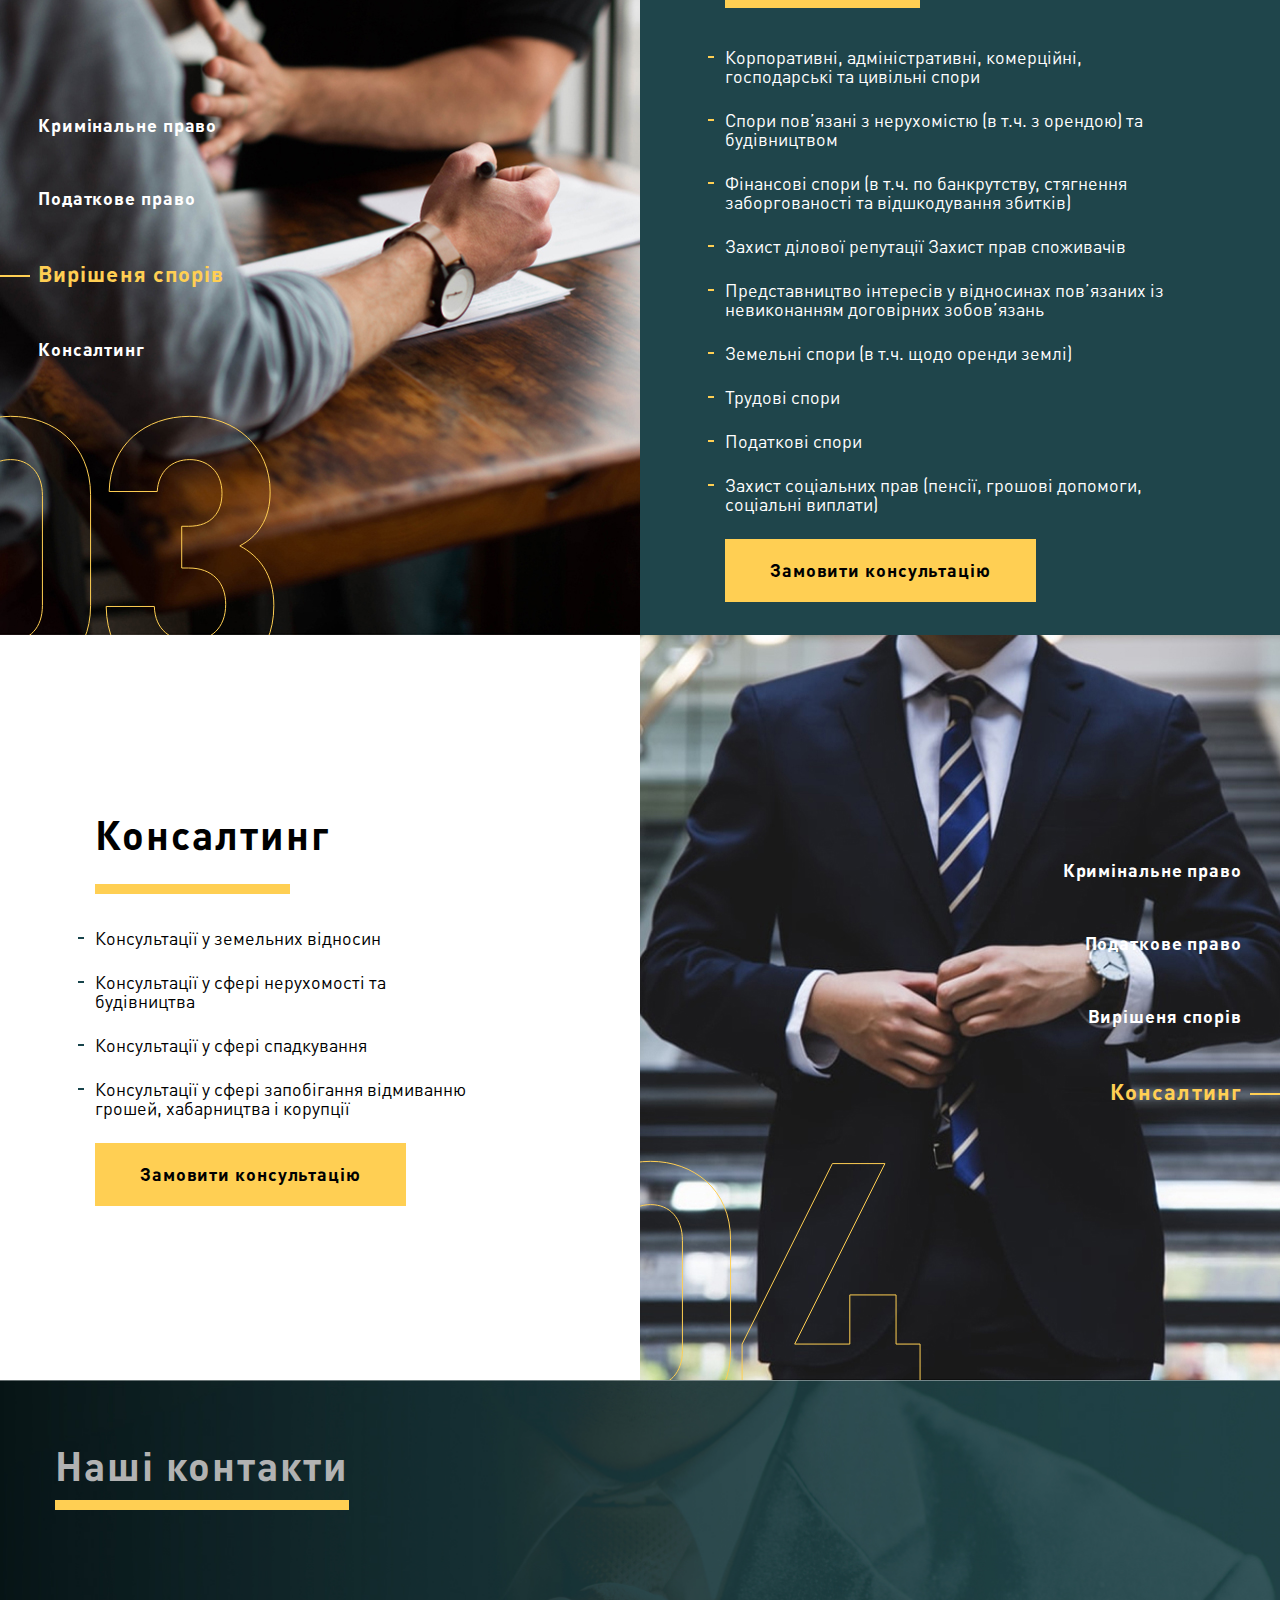
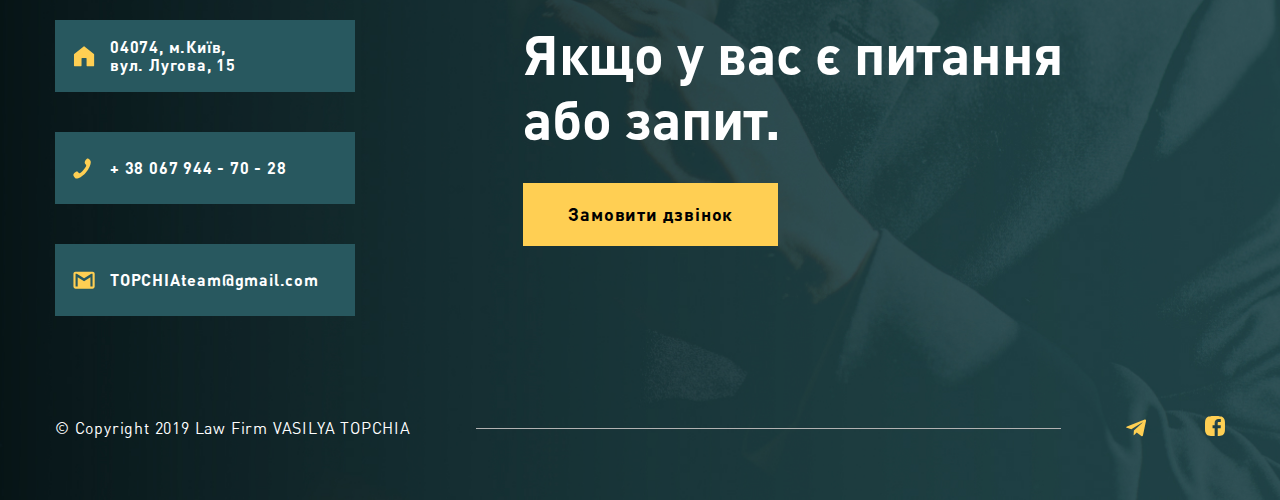
<file: service.html>
<!DOCTYPE html>
<html lang="en">
<head>
	<meta charset="UTF-8">
	<title>Послуги</title>
	<link rel="stylesheet" href="./css/normalize.css">
	<link rel="stylesheet" href="./css/main.css">
	
</head>
<body>









	
<div class="top-block service">
	<div class="black-overflow"></div>
	<div class="w1200 container">

	<header class="header">
		<nav>
			<a href="index.html" class="nav__logo">
				<img src="img/logo.png" alt="Logo">
			</a>
			<ul class="nav__list">
				<li><a href="#">ПРО НАС</a></li>
				<li class="active"><a href="service.html">ПОСЛУГИ</a></li>
				<li><a href="projects.html">ПРОЕКТИ</a></li>
				<li><a href="blog.html">БЛОГ</a></li>
				<li><a href="contacts.html">КОНТАКТИ</a></li>
			</ul>
			<div class="nav__number">
				<a href="tel:380679447028">+ 38 067 944 - 70 - 28</a>
			</div>
		</nav>
	</header>


	

	</div>

	<div class="top-block-content">
	<div class="service__left">
		<div class="nav-sidebar left">
			<ul>
				<li class="active">Кримінальне право</li>
				<li>Податкове право</li>
				<li>Вирішеня спорів</li>
				<li>Консалтинг</li>
			</ul>
		</div>
	</div>

	<div class="service__right">
		<div class="title before">Кримінально-правовий захист</div>
		<ul>
			<li>Консультування, захист та представництво інтересів у кримінальному провадженні</li>
			<li>Надання правової допомоги під час допиту, обшуку, проведені інших процесуальних дій, у судовому засіданні</li>
		</ul>
		<div class="default-button www">Замовити консультацію</div>
	</div>

	</div>

</div>


<section class="count v2">
	<div class="service__left">
		<div class="title before">Послуги у сфері <br> податкового права</div>
				<ul>
						<li>Консультування щодо оподаткування фізичних та юридичних осіб</li>
			<li>Підготовка юридичного висновку з питань оподаткування</li>
			<li>Представництво в органах державної фіскальної служби</li>
			<li>Супровід перевірок контролюючих органів та оскарження їх незаконних дій до вищестоящих органів</li>
			<li>Досудова врегулювання конфліктів: офіційне листування, запити, звернення, скарги</li>
			<li>Оскарження податкових повідомлень рішень, дій посадових осіб в судовому порядку</li>
			<li>Повернення помилково сплачених або незаконно стягнутих сум податків</li>
		</ul>
		<div class=" ">Замовити консультацію</div>

	</div>

	<div class="service__right">


	<div class="nav-sidebar right">
			<ul>
				<li>Кримінальне право</li>
				<li class="active">Податкове право</li>
				<li>Вирішеня спорів</li>
				<li>Консалтинг</li>
			</ul>
		</div>

	</div>
</section>


<section class="count v3">
	<div class="service__left">
		<div class="nav-sidebar left">
			<ul>
				<li>Кримінальне право</li>
				<li>Податкове право</li>
				<li class="active">Вирішеня спорів</li>
				<li>Консалтинг</li>
			</ul>
		</div>
	</div>

	<div class="service__right">
		<div class="title before">Вирішення спорів</div>
		<ul>
			<li>Корпоративні, адміністративні, комерційні, господарські та цивільні спори</li>
			<li>Спори пов’язані з нерухомістю (в т.ч. з орендою) та будівництвом</li>
			<li>Фінансові спори (в т.ч. по банкрутству, стягнення заборгованості та відшкодування збитків)</li>
			<li>Захист ділової репутації Захист прав споживачів</li>
			<li>Представництво інтересів у відносинах пов’язаних із невиконанням договірних зобов’язань</li>
			<li>Земельні спори (в т.ч. щодо оренди землі)</li>
			<li>Трудові спори</li>
			<li>Податкові спори</li>
			<li>Захист соціальних прав (пенсії, грошові допомоги, соціальні виплати)</li>
		</ul>
		<div class="default-button www">Замовити консультацію</div>
	</div>
</section>

<section class="count v2 last">
	<div class="service__left">
		<div class="title before">Консалтинг</div>
				<ul>
						<li>Консультації у земельних відносин</li>
			<li>Консультації у сфері нерухомості та будівництва</li>
			<li>Консультації у сфері спадкування</li>
			<li>Консультації у сфері запобігання відмиванню грошей, хабарництва і корупції</li>
		</ul>
		<div class="default-button www ">Замовити консультацію</div>

	</div>

	<div class="service__right">


	<div class="nav-sidebar right">
			<ul>
				<li>Кримінальне право</li>
				<li>Податкове право</li>
				<li>Вирішеня спорів</li>
				<li class="active">Консалтинг</li>
			</ul>
		</div>

	</div>
</section>




<footer class="footer">
	<div class="footer__wrapper w1200">
		<div class="title">Наші контакти</div>
	</div>
	<div class="footer_dop w1200">

		<div class="footer__info">
			<div class="footer__contacts">
				<div class="info">
					04074, м.Київ, <br>
					вул. Лугова, 15
				</div>
				<a href="tel:380679447028" class="info">
					+ 38  067  944 - 70 - 28
				</a>
				<a href="mailto:topchiateam@gmail.com" class="info">
					TOPCHIAteam@gmail.com
				</a>
			</div>
		</div>
		<div class="footer__text">
			<div class="footer__title">Якщо у вас є питання або запит.</div>
			<div class="default-button www">Замовити дзвінок</div>
		</div>
		

	</div>
	<div class="footer__copyright w1200">
			<div class="copyright">© Copyright 2019   Law Firm VASILYA TOPCHIA</div>
			<div class="footer__line"></div>
			<div class="footer__soc">
				<a href="#"><i>
<svg width="21" height="18" viewBox="0 0 21 18" fill="none" xmlns="http://www.w3.org/2000/svg">
<path d="M18.7199 0.576414L1.0037 7.4081C-0.205355 7.89372 -0.198361 8.5682 0.781877 8.86897L5.33034 10.2879L15.8542 3.64803C16.3518 3.34526 16.8064 3.50813 16.4327 3.83988L7.90634 11.5349H7.90434L7.90634 11.5359L7.59258 16.2242C8.05222 16.2242 8.25506 16.0134 8.51286 15.7646L10.7221 13.6163L15.3176 17.0106C16.1649 17.4773 16.7734 17.2375 16.9843 16.2262L20.0009 2.0093C20.3097 0.771263 19.5283 0.210699 18.7199 0.576414Z" fill="#FFFFFF"></path>
</svg>
				</i></a>
				<a href="#"><i>
<svg width="20" height="21" viewBox="0 0 20 21" fill="none" xmlns="http://www.w3.org/2000/svg">
<path fill-rule="evenodd" clip-rule="evenodd" d="M19.9355 5.99336C19.9243 5.1536 19.7669 4.32219 19.4702 3.53631C19.2129 2.87343 18.82 2.27142 18.3164 1.76874C17.8129 1.26606 17.2099 0.873757 16.5459 0.616909C15.7689 0.325697 14.9479 0.168233 14.1181 0.151223C13.0497 0.103546 12.711 0.0902405 9.99884 0.0902405C7.28671 0.0902405 6.93908 0.0902405 5.87844 0.151223C5.04899 0.168358 4.22845 0.32582 3.45174 0.616909C2.78766 0.873578 2.18455 1.26581 1.68101 1.76852C1.17747 2.27122 0.784579 2.87333 0.527483 3.53631C0.235202 4.31149 0.077819 5.13085 0.0621336 5.95899C0.014377 7.02674 -6.10352e-05 7.36491 -6.10352e-05 10.0725C-6.10352e-05 12.7802 -6.10352e-05 13.1261 0.0621336 14.1861C0.0787929 15.0155 0.23539 15.8337 0.527483 16.611C0.78501 17.2738 1.17819 17.8756 1.6819 18.3781C2.18561 18.8806 2.78877 19.2727 3.45285 19.5293C4.22743 19.8322 5.04811 20.0009 5.87955 20.0282C6.90347 20.0739 7.2576 20.089 9.66571 20.0902V12.1706H7.55164V9.28008H9.66571V6.81116C9.66571 4.87106 10.9145 3.08942 13.792 3.08942C14.957 3.08942 15.8185 3.20157 15.8185 3.20157L15.7506 5.90087C15.7506 5.90087 14.8721 5.89228 13.9133 5.89228C12.8756 5.89228 12.7094 6.37246 12.7094 7.16944V9.28008H15.8331L15.6972 12.1706H12.7094V20.0821C13.2507 20.0742 13.5996 20.0587 14.1203 20.0282C14.9501 20.0119 15.7711 19.8548 16.5482 19.5637C17.212 19.3065 17.8148 18.9141 18.3183 18.4115C18.8218 17.9088 19.2148 17.307 19.4724 16.6443C19.7645 15.8681 19.9211 15.0498 19.9378 14.2194C19.9855 13.1527 20 12.8145 20 10.1058L19.9999 10.0685V10.0684C19.9977 7.39498 19.9974 7.04954 19.9355 5.99336Z" fill="white"></path>
</svg>
				</i></a>
			</div>
		</div>
</footer>

<div class="modal-wrap">
	<div class="modal">
		<form>
			<div class="close"><svg width="15" height="15" viewBox="0 0 15 15" fill="none" xmlns="http://www.w3.org/2000/svg">
<path fill-rule="evenodd" clip-rule="evenodd" d="M5.69414 7.5L0 13.2375L1.753 15L7.5 9.22185L13.247 15L15 13.2375L9.30586 7.5L15 1.7625L13.247 0L7.5 5.77815L1.753 0L0 1.7625L5.69414 7.5Z" fill="#706F6F"/>
</svg>
</div>
			<div class="modal__title">Заповніть форму </div>
			<div class="modal__sub">Якщо у Вас є термінове питання, залиште свій номер телефону і ми зателефонуємо найближчим часом.</div>
			<input class="modal__input" name="name" required="required" placeholder="Ім’я" type="text">
			<input class="modal__input"  name="phone" required="required" placeholder="Телефон" type="text">
			<button class="default-button form-button">ЗАМОВИТИ ДЗВІНОК</button>
		</form>
	</div>
</div>



	  <script src="https://ajax.googleapis.com/ajax/libs/jquery/2.2.0/jquery.min.js"></script>



	  <script src="libs/slick/slick.min.js"></script>

	  <script src="./js/main.js"></script>
</body>
</html>
</file>
<file: css/main.css>
@font-face {
    font-family: DINB; 
    src: url(../fonts/DINPro-Bold.otf); 
}
@font-face {
    font-family: DINR; 
    src: url(../fonts/DINPro.otf); 
}
@font-face {
    font-family: DINM; 
    src: url(../fonts/dinpro-medium.otf); 
}


.title{
	font-family: DINB;
	color: #706F6F;
	letter-spacing: 0.05em;
	font-size: 40px;
	display: inline-block;
	border-bottom: 10px solid #FFCF53;
	line-height: 50px;
	padding-bottom: 10px;
	position: relative;
}
.nav__list li a:hover:after{
	width: 100%;
}
.top-text{
	font-family: DINR;
	font-size: 25px;
	line-height: 31px;
	margin-bottom: 17px;
	color: #ffffff;
}
.nav__list li a:after{
	content: '';
    position: absolute;
    height: 3px;
    background-color: #FFCF53;
    -webkit-transition: width .4s ease;
    -o-transition: width .4s ease;
    transition: width .4s ease;
    bottom: -8px;
    left: 50%;
    -webkit-transform: translateX(-50%);
    -ms-transform: translateX(-50%);
    transform: translateX(-50%);
    width: 0;
}
.left-sidebar{
	background: rgba(31, 69, 75, 0.7);
	height: 350px;
	display: -webkit-flex;
	margin-top: -175px;
	list-style-type: none;
	display: -moz-flex;
	display: -ms-flex;
	display: -o-flex;
	display: flex;
	-webkit-flex-direction: column;
	-moz-flex-direction: column;
	-ms-flex-direction: column;
	-o-flex-direction: column;
	flex-direction: column;
	position: fixed;
	left: 0;
	padding: 0;
	top: 50%;
	z-index: 100;
}
.left-sidebar li a i svg path{
	fill: #ffffff;
	stroke:#ffffff;
}
.left-sidebar li a i svg{
	width: 100%;
}
.left-sidebar li.active a i svg path{
	fill: #FFCF53;
	stroke:#FFCF53;
}
.left-sidebar li:not(:last-child){
	padding-bottom: 20px;
}
.left-sidebar li{
	padding: 20px 25px;
}
.left-sidebar a{
	width: 30px;
	height: 30px;
	display: block;
	position: relative;
	min-height: 30px;
}
.left-sidebar a:before{
	content: '';
	width: 100%;
	position: absolute;
	height: 2px;
	background: #FFCF53;
	left: -35px;
	top: 50%;
	opacity: 0;
	-webkit-transition: all .3s linear;
	-o-transition: all .3s linear;
	transition: all .3s linear;

}
.left-sidebar li.active{
	background: rgba(31, 69, 75, 0.8);
}
.left-sidebar li.active a:before{
	opacity: 1;
}
.left-sidebar i{
	width: 100%;
	height: 100%;
	display: block;
}

*{
	-webkit-box-sizing: border-box;
	-moz-box-sizing: border-box;
	box-sizing: border-box;
}
.container{
	position: relative;
}
.w1200{
	max-width: 1200px;
	margin: 0 auto;
	padding: 0 15px;
}
.default-button{
	background: #FFCF53;
	color: #000000;
	font-family: DINB;
	font-size: 18px;
	line-height: 23px;
	letter-spacing: 0.05em;
	cursor: pointer;
	text-align: center;
	display: inline-block;
	padding: 20px 45px;
	-webkit-transition: all .3s linear;
	-o-transition: all .3s linear;
	transition: all .3s linear;
}
/*.default-button:hover{
	opacity: .9;
}*/
.services__wrapper > span:after{
	content: '';
	width: 80%;
}
.services__wrapper > span{
	color: #ffffff;
	font-size: 18px;
	width: 20%;
	line-height: 22px;
}
body{
	font-family: DINR;
}
.nav__list li a{
	color: #ffffff;
	font-family: DINM;
	text-decoration: none;
	position: relative;
	line-height: 22px;
	font-size: 18px;
	letter-spacing: 0.1em;
}
.nav__list li.active a:after{
	width: 100%;
}
.nav__list li {
	padding: 5px 18px;
}
.nav__list{
	display: -webkit-flex;
	display: -moz-flex;
	list-style-type: none;
	display: -ms-flex;
	display: -o-flex;
	display: flex;
	-ms-align-items: center;
	align-items: center;

}
.top-block.contact{
	background-image: url(../img/contact__bg.jpg);
}
.top-block-content{
	margin-top: 65px;
	position: relative;
}

.block-content__title{
	font-family: DINB;
	font-size: 55px;
	line-height: 69px;
	color: #ffffff;
	max-width: 780px;
	margin-bottom: 70px;
}
nav{
	padding-top: 60px;
	display: -webkit-flex;
	display: -moz-flex;
	display: -ms-flex;
	display: -o-flex;
	display: flex;
	-ms-align-items: center;
	align-items: center;
	justify-content: space-between;
}
.nav__number a{
	color: #ffffff;
	text-decoration: none;
	font-family: DINB;
	padding-left: 25px;
	background: url(../img/icons/phone.svg) no-repeat left;
}
.top-block{
	background: url(../img/header.jpg) no-repeat center;
	background-size: cover;
	height: 100vh;
}
.services{
	margin-top: 60px;
	padding-bottom: 55px;
}
.services__elements:after{
	content: '';
	position: absolute;
	top: -30px;
	width: 90%;
	left: 10%;
	display: inline-block;
	height: 1px;
	background: #ffffff;
}
.services__elements:before{
	content: 'Послуги';
	position: absolute;
	top: -40px;
	left: 0;
	color: #ffffff;
	display: inline-block;
	width: 10%;
}
.services__elements{
	display: -webkit-flex;
	display: -moz-flex;
	display: -ms-flex;
	display: -o-flex;
	display: flex;
	-ms-align-items: center;
	align-items: center;
	justify-content: flex-end;
    width: 64%;
    margin-left: auto;
    position: relative;
}
.services__item:hover:before{
	opacity: 1;
}
.services__item{
	position: relative;
}
.services__item:before{
	content: '';
    position: absolute;
    width: 100%;
    height: 100%;
    left: 0;
    right: 0;
    bottom: 0;
    top: 0;
    background: rgba(0, 0, 0, 0.3);
    backdrop-filter: blur(2px);
    opacity: 0;
}
.services__item:nth-of-type(1){
	background-image: url(../img/us-1-1.jpg);
}
.services__item:nth-of-type(2){
	background-image: url(../img/us-2-2.jpg);
}
.services__item:nth-of-type(3){
	background-image: url(../img/us-3-3.jpg);
}
.services__item:nth-of-type(4){
	background-image: url(../img/us-4-4.jpg);
}
.services__item:hover .services__text:before{
	opacity: 1;
}
.services__item:hover .services__text{
	font-size: 21px;
}
.services__item:hover .services__number{
	font-size: 100px;
	top: -30px;
} 
.services__text{
	-webkit-transition: all .3s linear;
	-o-transition: all .3s linear;
	transition: all .3s linear;
}
.services__item:hover{
	-webkit-transform: scale(1.1);
	-ms-transform: scale(1.1);
	-o-transform: scale(1.1);
	transform: scale(1.1);
	/*backdrop-filter: blur(5px);*/
	box-shadow: 0px 10px 10px 7px rgba(0, 0, 0, 0.3);
}
.services__item{
	-webkit-transition: all .3s linear;
	-o-transition: all .3s linear;
	box-shadow: 0px 0px 10px rgba(0, 0, 0, 0.3);

	transition: all .3s linear;
	min-height: 180px;
	text-decoration: none;
	padding: 0 20px 30px 20px;
	display: -webkit-flex;
	display: -moz-flex;
	display: -ms-flex;
	display: -o-flex;
	display: flex;
	position: relative;
	background-repeat: no-repeat;
	background-position: top;
	background-size: cover;
	max-width: 170px;
	width: 100%;
	overflow: hidden;
	-webkit-flex-direction: column;
	-moz-flex-direction: column;
	-ms-flex-direction: column;
	-o-flex-direction: column;
	flex-direction: column;
	justify-content: flex-end;
}
.services__item:not(:last-child){
	margin-right: 29px;
}
.services__number{
	position: absolute;
	color: transparent;
	-webkit-transition: all .3s linear;
	-o-transition: all .3s linear;
	transition: all .3s linear;
	-webkit-text-stroke: 1px #FFCF53;
	text-stroke: 1px #FFCF53;
	font-size: 79px;
	font-family: DINB;
	top: -23px;
	border-bottom: 3px solid transparent;
    left: -16px;
}
.top-block.project > .w1200{
	height: 100vh;
	position: relative;
}
.top-block.project{
	height: 100vh;
	background: url(../img/projects.jpg) no-repeat center;
	background-size: cover;
}
.services__text{
	font-family: DINB;
	font-size: 18px;
	color: #ffffff;
	line-height: 23px;
	letter-spacing: 0.05em;
	position: relative;
}
.services__text:before{
	content: '';
	height: 3px;
	position: absolute;
	bottom: -8px;
	width: 57px;
	background: #FFCF53;
	opacity: 0;
	-webkit-transition: all .3s linear;
	-o-transition: all .3s linear;
	transition: all .3s linear;
}
 .top-block__soc a{
 	margin-bottom: 50px;
 }
.top-block__soc a i, .top-block__soc a{
	width: 20px;
	height: 20px;
	display: inline-block;
}
.top-block__soc a i svg:hover path{
	fill: #FFCF53;
}
.top-block__soc a i.linkedin{
	background: url(../img/icons/linkedin.svg) no-repeat center;
}
.top-block__soc a i.twitter{
	background: url(../img/icons/twitter.svg) no-repeat center;
}
.top-block__soc a i.facebook{
	background: url(../img/icons/facebook.svg) no-repeat center;
}
.top-block__soc{
	top: 50%;
	margin-top: -80px;
	display: -webkit-flex;
	height: 160px;
	display: -moz-flex;
	display: -ms-flex;
	display: -o-flex;
	display: flex;
	-webkit-flex-direction: column;
	-moz-flex-direction: column;
	-ms-flex-direction: column;
	-o-flex-direction: column;
	flex-direction: column;
	-ms-align-items: center;
	align-items: center;
	position: absolute;
	right: 0px;
}
.about-us{
	padding-top: 115px;
}
.about-us .title{
	margin-bottom: 65px;
}
.about-us__wrapper{
	display: -webkit-flex;
	display: -moz-flex;
	display: -ms-flex;
	display: -o-flex;
	display: flex;
	-ms-align-items: center;
	align-items: center;
	justify-content: space-between;
	position: relative;
}
/*.about-us__wrapper:before{
	content: '';
	background: url(../img/big-logo.png) no-repeat;
	width: 800px;
	height: 1000px;
	position: absolute;
	bottom: -750px;
	right: -200px;
}*/
.about-us__content{
	padding-left: 30px;
	z-index: 10;
}
.about-us__title{
	font-family: DINB;
	font-size: 55px;
	line-height: 65px;
	color: #000000;
	margin-bottom: 60px;
}
.about-us__text{
	font-family: DINR;
	font-size: 18px;
	line-height: 22px;
	color: #000000;
}
.services__block{
	margin-top: 140px;
	background: #1F454B;
	padding-top: 80px;
	padding-bottom: 140px;
}
.services__block .title{
	margin-bottom: 105px;
	color: #BBBBBB;
}
.wrapper-big-title{
	position: relative;
}

.wrapper-big-title a:hover{
	background-position: 96%; 
	background-color: #FFFFFF;
	box-shadow: 5px 10px 25px rgba(0, 0, 0, 0.15);
}
.wrapper-big-title a{
	position: absolute;
	-webkit-transition: all .3s linear;
	-o-transition: all .3s linear;
	transition: all .3s linear;
	right: 0;
	font-size: 18px;
	color: #1F454B;
	line-height: 16px;
	bottom: 0;
	background: #FFCF53;
	text-align: center;
	text-decoration: none;
	padding: 5px 45px 5px 35px;
	background-image: url(../img/icons/arrow-right.svg);
	background-repeat: no-repeat;
	background-position: 95%;
	cursor: pointer;
}

.services-block__big-title{
	font-family: DINB;
	display: inline-block;
	font-size: 55px;
	line-height: 65px;
	color: #ffffff;
	max-width: 600px;
	position: relative;
}

.services-block__item{
	position: relative;
}
.services-block__item:hover:before{
	opacity: 1;
}
.services-block__item:before{
	content: '';
	position: absolute;
	width: 100%;
	height: 100%;
	left: 0;
	right: 0;
	bottom: 0;
	top: 0;
	background: rgba(0, 0, 0, 0.3);
backdrop-filter: blur(4px);
opacity: 0;
}
.services-block__item:nth-of-type(1){
	background: url(../img/us-1.jpg);
}
.services-block__item:nth-of-type(2){
	background: url(../img/us-2.jpg);
}
.services-block__item:nth-of-type(3){
	background: url(../img/us-3.jpg);
}
.services-block__item:nth-of-type(4){
	background: url(../img/us-4.jpg);
}

.services-block__item:not(:last-child){
	margin-right: 30px;
}

.services-block__item:hover .services-block__text{
	font-size: 35px;
	line-height: 41px;
}
.services-block__item:hover .services-block__text:before{
	opacity: 1;
}

.services-block__item:hover{
-webkit-transform: scale(1.1);
	-ms-transform: scale(1.1);
	-o-transform: scale(1.1);
	transform: scale(1.1);
	/*background: rgba(0, 0, 0, 0.3);*/
}
.services-block__item{
	min-height: 380px;
	padding: 0 20px 70px 20px;
	-webkit-transition: all .3s linear;
	-o-transition: all .3s linear;
	transition: all .3s linear;
	text-decoration: none;
	display: -webkit-flex;
	display: -moz-flex;
	display: -ms-flex;
	display: -o-flex;
	display: flex;
	-ms-align-items: flex-end;
	align-items: flex-end;
	width: 25%;
	background: url(../img/uslugi_2.jpg) no-repeat center;
	background-size: cover;
	box-shadow: 0px 0px 10px rgba(0, 0, 0, 0.3);
}
.services-block__elements{
	display: -webkit-flex;
	display: -moz-flex;
	display: -ms-flex;
	display: -o-flex;
	display: flex;
	-ms-align-items: center;
	align-items: center;
	justify-content: space-between;
	margin-top: 90px;
}
.services-block__text{
	color: #ffffff;
	font-size: 25px;
	line-height: 27px;
	font-family: DINB;
	letter-spacing: 0.05em;
	position: relative;
	max-width: 150px;
	-webkit-transition: all .3s linear;
	-o-transition: all .3s linear;
	transition: all .3s linear;
}

.services-block__text:before{
	content: '';
	height: 3px;
	position: absolute;
	bottom: -15px;
	width: 57px;
	background: #FFCF53;
	opacity: 0;
	-webkit-transition: all .3s linear;
	-o-transition: all .3s linear;
	transition: all .3s linear;
}
.founder{
	padding: 126px 0 160px 0;
}
.founder .title{
	margin-bottom: 90px;
}
.founder__wrapper{
	display: -webkit-flex;
	display: -moz-flex;
	display: -ms-flex;
	display: -o-flex;
	display: flex;
	-ms-align-items: center;
	align-items: center;
	/*justify-content: space-between;*/
}
.founder__title{
	font-size: 55px;
	line-height: 65px;
	font-family: DINB;
	letter-spacing: 0.05em;
	color: #000000;
	max-width: 580px;
	margin-bottom: 20px;
}
.founder__subtitle{
	font-size: 18px;
	line-height: 22px;
	color: #706F6F;
	margin-bottom: 30px;
}
.founder__content{
	padding-left: 30px;
	width: 70%;
}
.founder__image img{
	width: 100%;
	box-shadow: 0px 15px 25px rgba(0, 0, 0, 0.35);
}
.founder__image{
	width: 30%;
}
.founder__line{
	position: relative;
	display: -webkit-flex;
	display: -moz-flex;
	display: -ms-flex;
	display: -o-flex;
	display: flex;
	-ms-align-items: center;
	align-items: center;
	justify-content: space-between;
}

.founder__line .line{
	content: '';
	height: 1px;
	background: #000000;
	display: block;
	width: 77%;
}
.founder__line span{
	content: 'Засновник, адвокат';
	font-size: 18px;
	line-height: 22px;
	color: #000000;
	font-family: DINM;
	width: 23%;
	text-align: right;
	display: block;
}
.tabs__caption li:nth-child(1){
	background-image: url(../img/z-1.jpg);
}
.tabs__caption li:nth-child(2){
	background-image: url(../img/z-2.jpg);
}
.tabs__caption li:nth-child(3){
	background-image: url(../img/z-3.jpg);
}
.tabs__caption li:nth-child(4){
	background-image: url(../img/z-4.jpg);
}
.tabs__caption li:not(:last-child){
	margin-right: 30px;
}
.tabs__caption li{
	width: 25%;
	padding: 0 22px 40px 22px;
	background-repeat: no-repeat;
	background-position: center;
	position: relative;
	background-size: cover;
	min-height: 180px;
	display: -webkit-flex;
	cursor: pointer;
	display: -moz-flex;
	display: -ms-flex;
	display: -o-flex;
	display: flex;
	-ms-align-items: flex-end;
	align-items: flex-end;
-webkit-transition: all .3s linear;
	-o-transition: all .3s linear;
	transition: all .3s linear;
	letter-spacing: 0.05em;
	box-shadow: 0px 0px 10px rgba(0, 0, 0, 0.3);

}
.tabs__caption li{
	position: relative;
}
.tabs__caption li:hover:before{
	opacity: 1;
}
.tabs__caption li:before{
	content: '';
    position: absolute;
    width: 100%;
    height: 100%;
    left: 0;
    right: 0;
    bottom: 0;
    top: 0;
    background: rgba(0, 0, 0, 0.3);
    backdrop-filter: blur(2px);
    opacity: 0;
}
.tabs__caption li.active span:before, .tabs__caption li.active span:after{
	opacity: 1;
}
.tabs__caption li.active{
	-webkit-transform: scale(1.1);
	-ms-transform: scale(1.1);
	-o-transform: scale(1.1);
	transform: scale(1.1);
}


.tabs__caption{
	position: relative;
	display: -webkit-flex;
	display: -moz-flex;
	display: -ms-flex;
	display: -o-flex;
	display: flex;
	-ms-align-items: center;
	align-items: center;
	justify-content: space-between;
	padding: 0;
	list-style-type: none;
	margin-top: 25px;
}
.tabs__caption li:hover span{
	font-size: 22px;
}
.tabs__caption li:hover{
-webkit-transform: scale(1.1);
	-ms-transform: scale(1.1);
	-o-transform: scale(1.1);
	transform: scale(1.1);
backdrop-filter: blur(8px);

}
.tabs__caption li span:after{
	height: 10px;
	content: '';
	width: 15px;
	background: url(../img/icons/arrow-down.svg) no-repeat center;
	display: block;
	position: absolute;
	bottom: -30px;
	opacity: 0;
	-webkit-transition: all .3s linear;
	-o-transition: all .3s linear;
	transition: all .3s linear;
	letter-spacing: 0.05em;
}
.tabs__caption li span{
	position: relative;
		font-size: 18px;
	line-height: 23px;
	color: #ffffff;
	font-family: DINB;
		-webkit-transition: all .3s linear;
	-o-transition: all .3s linear;
	transition: all .3s linear;
	letter-spacing: 0.05em;
}
.tabs__caption li span:before{
	content: '';
	height: 3px;
	position: absolute;
	bottom: -8px;
	width: 57px;
	background: #FFCF53;
	opacity: 0;
	-webkit-transition: all .3s linear;
	-o-transition: all .3s linear;
	transition: all .3s linear;
}
.tabs__caption li:hover span:before{
	opacity: 1;
}
.tabs__content {
  display: none;
	height: 0;
	visibility: hidden;
  -webkit-transition: all .3s linear;
  -o-transition: all .3s linear;
  transition: all .3s linear;
}
.tabs__content.active {
  display: block; /* по умолчанию показываем нужный блок */
  height:100%;
	visibility: visible;
}
.tabs__content{
	margin-top: 65px;
	font-size: 18px;
	line-height: 22px;
	color: #000000;
	min-height: 160px;
}
.contacts{
	background: url(../img/contacts__bg.jpg) no-repeat center;
	background-size: cover;
	padding: 60px;
}
.contacts__text .title{
	max-width: 600px;
	color: #ffffff;
	display: block;
	margin-bottom: 70px;
}
.contacts__subtitle{
	font-family: DINB;
	font-size: 18px;
	line-height: 23px;
	letter-spacing: 0.05em;
	color: #ffffff;
}
.contacts__text .title{
	border-bottom: 0;
	position: relative;
}
.contacts__text .title:before, .contacts__info .title:before{
	content: '';
	position: absolute;
	width: 195px;
	bottom: -25px;
	height: 10px;
	background: #FFCF53;
}
.contacts__text{
	padding-right: 80px;
}
.contacts__text, .contacts__form{
	width: 50%;
}
.contacts__wrapper{
	display: -webkit-flex;
	display: -moz-flex;
	display: -ms-flex;
	display: -o-flex;
	display: flex;
	-ms-align-items: flex-start;
	align-items:  flex-start;
	justify-content: space-between;
}
.contacts__form input::placeholder, .contacts__form textarea::placeholder{
	font-size: 18px;
	color: #ffffff;
}
.contacts__form input{
	margin-bottom: 10px;
}
.contacts__form input, .contacts__form textarea{
	background: transparent;
	outline: none;
	border: 0;
	border-bottom: 1px solid #B2B2B2;
	font-size: 18px;
	line-height: 30px;
	color: #ffffff;
	width: 100%;
	padding-bottom: 10px;
	padding-left: 10px;
}
.contacts__form textarea{
	border: 1px solid #B2B2B2;
	padding-left: 10px;
	padding-top: 10px;
	margin-bottom: 25px;
	margin-top: 15px;
}
.contacts__form button{
	outline: none;
	border: 0;
}
.reviews{
	padding: 140px 0;
}
.reviews .title{
	margin-bottom: 105px;
}
.mini-slider__item img{
	width: 120px;
	height: 120px;
	cursor: pointer;
}
.big__date{
	font-size: 18px;
	position: absolute;
	right: 0;
	top: 10px;
line-height: 22px;
letter-spacing: 0.1em;

color: #706F6F;
}
.big__citata{
	font-size: 18px;
line-height: 22px;
letter-spacing: 0.05em;
font-style: italic;
color: #000000;
margin-bottom: 90px;


color: #000000;

}
.big__sub{
	font-size: 18px;
line-height: 22px;
color: #706F6F;
font-family: DINR;
margin-bottom: 100px;
}
.big__name{
	font-size: 25px;
	position: relative;
line-height: 31px;
letter-spacing: 0.05em;
color: #000000;
font-family: DINB;
margin-bottom: 8px;
}
.big-slider__item img{
	width: 285px;
	height: 396px;
	min-width: 285px;
}
.big-slider__item > div{
	padding-left: 30px;
}
.big-slider__item{
	display: -webkit-flex;
	display: -moz-flex;
	display: -ms-flex;
	display: -o-flex;
	display: flex !important;
}
.reviews__text{
	margin-bottom: 70px;
	font-size: 18px;
line-height: 22px;
color: #000000;
}
.num span:not(.current){
font-size: 20px;
    color: #706f6f;
}
.num{
	font-family: DINB;
    font-size: 25px;
    line-height: 31px;
    letter-spacing: 0.05em;
    color: #000000;
    margin-bottom: 30px;
}
.reviews__title{
	font-size: 55px;
    line-height: 65px;
    font-family: DINB;
    letter-spacing: 0.05em;
    color: #000000;
    max-width: 580px;
    margin-bottom:51px;
}
.reviews__wrapper{
	display: -webkit-flex;
	display: -moz-flex;
	display: -ms-flex;
	display: -o-flex;
	display: flex;
	-ms-align-items: center;
	align-items: center;
	justify-content: space-between;
}
.reviews__left{
	width: 30%;
}
.reviews__right{
	width: 70%;
}
.footer{
	background: url(../img/footer.jpg) no-repeat center;
	background-size: cover;
	padding: 60px 0;
}
.footer .title{
	color: #B2B2B2;
}
.footer .title{
	margin-bottom: 110px;
}
.footer_dop{
	display: -webkit-flex;
	display: -moz-flex;
	display: -ms-flex;
	display: -o-flex;
	display: flex;
}
.footer__info{
	width: 40%;
}
.footer__text{
	width: 60%;
}
.footer__text .default-button:hover{
	box-shadow: 5px 10px 25px rgba(0, 0, 0, 0.15);
}
.info{
	background: #28585F;
	margin-bottom: 40px;
	padding: 15px 25px 15px 55px;
	max-width: 300px;
	width: 100%;
	min-width: 300px;
	display: block;
	color: #ffffff;
	font-family: DINB;
	letter-spacing: 0.05em;
	text-decoration: none;
	min-height: 72px; 
	display: -webkit-flex;
	display: -moz-flex;
	display: -ms-flex;
	display: -o-flex;
	display: flex;
	-ms-align-items: center;
	align-items: center;
	background-repeat: no-repeat;
	background-position: 18px;
}
.footer__contacts .info:nth-child(1){
	background-image: url(../img/icons/house.svg);
}
.footer__contacts .info:nth-child(2){
	background-image: url(../img/icons/small-phone.svg);
}
.footer__contacts .info:nth-child(3){
	background-image: url(../img/icons/gmail.svg);
}
.footer__title{
	font-family: DINB;
	color: #ffffff;
	font-size: 55px;
	line-height: 65px;
	margin-bottom: 33px;
	max-width: 600px;
}
.footer__copyright{
	display: -webkit-flex;
	display: -moz-flex;
	display: -ms-flex;
	display: -o-flex;
	display: flex;
	justify-content: space-between;
	align-items: center;
	margin-top: 60px;
}
.copyright{
	color: #ffffff;
	letter-spacing: 0.05em;
	font-size: 16px;
	line-height: 20px;
	position: relative;
	display: inline-block;
}
.footer__line{
	height: 1px;
	background: #B2B2B2;
	display: inline-block;
	width: 50%;
}
.modal-wrap.active{
	opacity: 1;
	visibility: visible;
}
.modal-wrap{
	opacity: 0;
	-webkit-transition: all .3s linear;
	-o-transition: all .3s linear;
	transition: all .3s linear;
	visibility: hidden;
}
.modal form{
	display: block;
	position: relative;
}
.close:hover{
	opacity: .7;
	cursor: pointer;
}
.close{
	position: absolute;
    right: -18px;
    top: -15px;
}
.modal__title{
	font-size: 55px;
line-height: 69px;
color: #000000;
font-family: DINB;
margin-bottom: 15px;
}
.modal .default-button:hover{
	background: #706F6F;

box-shadow: 5px 10px 25px rgba(0, 0, 0, 0.15);
}
.modal .default-button{
	margin-top: 65px;
	outline: none;
	border: 0;
	box-shadow: 5px 10px 25px rgba(0, 0, 0, 0.15);
}
.modal__input{
	width: 100%;
	    background: transparent;
    outline: none;
    border: 0;
    border-bottom: 1px solid #B2B2B2;
    font-size: 18px;
    line-height: 30px;
    color: #ffffff;
    width: 100%;
    padding-bottom: 15px;
    padding-left: 10px;
    padding-top: 13px;
    color: #000000;
}
.modal__sub{
	font-size: 18px;
line-height: 22px;
letter-spacing: 0.05em;
margin-bottom: 25px;
color: #706F6F;
}
.modal{
	max-width: 616px;
	width: 100%;
	background: #ffffff;
	min-height: 500px;
	display: block;
	padding: 57px;
}
.modal-wrap{
	position: fixed;
	display: -webkit-flex;
	display: -moz-flex;
	display: -ms-flex;
	display: -o-flex;
	display: flex;
	-ms-align-items: center;
	align-items: center;
	justify-content: center;
	width: 100%;
	height: 100%;
	left: 0;
	top: 0;
	right: 0;
	bottom: 0;
	background: rgba(31, 69, 75, .4);
	backdrop-filter: blur(10px);
}
.footer__soc a svg path{
	fill: #FFCF53;
}
/*.footer__soc a:nth-child(1) i {
	background: url(../img/icons/linkedin.svg) no-repeat center;
	background-size: contain;
}
.footer__soc a:nth-child(2) i {
	background: url(../img/icons/twitter.svg) no-repeat center;
	background-size: contain;
}
.footer__soc a:nth-child(3) i {
	background: url(../img/icons/facebook.svg) no-repeat center;
	background-size: contain;
}*/
.footer__soc a:not(:last-child){
	margin-right: 55px;
}
.footer__soc a, .footer__soc a i{
	width: 20px;
	height: 20px;
	display: inline-block;
}
.top-block.contact{
	height: 100%;
}
.content-contacts__wrapper{
	display: -webkit-flex;
	display: -moz-flex;
	display: -ms-flex;
	display: -o-flex;
	display: flex;
	justify-content: space-between;
	-ms-align-items: center;
	align-items: center;

}
.content-contacts__wrapper .title{
	color: #B2B2B2;
	font-size: 40px;
	margin-bottom: 100px;
}
.contacts__info{
	width: 40%;
	margin-right: 150px;
}
.info__ul{
	list-style-type: none;
}
.info__ul li:nth-child(1) span{
	background: url(../img/contacts/il_house.svg) no-repeat 7%;
}
.info__ul li:nth-child(2) a{
	background: url(../img/contacts/Phone.svg) no-repeat 7%;
}
.info__ul li:nth-child(3) a{
	background: url(../img/contacts/gmail.svg) no-repeat 7%;
}
.info__ul li:nth-child(4) a{
	padding-left: 100px;
	background: url(../img/contacts/facebook.svg) no-repeat 7%, url(../img/contacts/telegram.svg) no-repeat 22%;
}
.info__ul li a, .info__ul li > span{
	font-family: DINB;
	font-size: 18px;
	line-height: 23px;
	color: #ffffff;
	letter-spacing: 0.05em;
	text-decoration: none;
	display: block;
	width: 100%;
	padding-left: 60px;
}
.info__ul li{
	margin-bottom: 30px;
	max-width: 350px;
	width: 100%;
	background: #28585F;
	min-height: 70px;
	display: -webkit-flex;
	display: -moz-flex;
	display: -ms-flex;
	display: -o-flex;
	display: flex;
	-ms-align-items: center;
	align-items: center;
	justify-content: flex-start;
}
.contacts__info .title{
	position: relative;
	border-bottom: 0;
}
.contact-form{
	background: #ffffff;
	margin-bottom: -80px;
	padding: 30px 30px 80px 30px;
}
.contact-form form{
	display: -webkit-flex;
	display: -moz-flex;
	display: -ms-flex;
	display: -o-flex;
	display: flex;
	-webkit-flex-direction: column;
	-moz-flex-direction: column;
	-ms-flex-direction: column;
	-o-flex-direction: column;
	flex-direction: column;
}
.form__title{
	font-family: DINB;
	font-size: 55px;
	line-height: 65px;
	color: #000000;
	max-width: 460px;
	margin-bottom: 17px;
}
.form__subtitle{
	font-family: DINR;
	font-size: 18px;
	line-height: 22px;
	letter-spacing: 0.05em;
	color: #706F6F;
	margin-bottom: 22px;
}
.contact-form form input{
	padding: 30px 0 20px;
}
.contact-form form input::placeholder, .contact-form form textarea::placeholder, .contact-form form input, .contact-form form textarea{
	font-family: DINR;
	font-size: 18px;
	line-height: normal;
	color:  #706F6F;
}
.contact-form form input, .contact-form form textarea{
	border: 0;
	border-bottom: 1px solid #B2B2B2;
	outline: none;
}
.contact-form form button{
	outline: none;
	border: 0;
	margin-top: 40px;
	max-width: 300px;
	display: inline-block;
}
.contact-form form textarea{
	padding: 65px 0 45px;
	line-height: normal;
}
.contact__map{
	min-height: 500px;
	height: 100%;
	background: url(../img/map.jpg) no-repeat center;
	background-size: cover;
	max-width: 2500px;
	margin: 0 auto;
}
.footer.mini{
	min-height: 80px;
	background: #1F454B;
	padding: 30px;
	font-size: 16px;
	line-height: 20px;
	color: #ffffff;
	letter-spacing: 0.05em;
	font-family: DINR;
}
.footer.mini .w1200{
	display: -webkit-flex;
	display: -moz-flex;
	display: -ms-flex;
	display: -o-flex;
	display: flex;
	-ms-align-items: center;
	align-items: center;
	justify-content: space-between;
}
.footer.mini span{
	position: relative;
	width: 40%;
}
.footer.mini hr{
	width: 70%;
	height: 1px;
	border: 0;
	background: #ffffff;
}
.top-block.service{
	background: none;
	height: 100%;
}
.top-block.service .top-block-content{
	display: -webkit-flex;
	display: -moz-flex;
	display: -ms-flex;
	display: -o-flex;
	display: flex;
	margin-top: 0;
}
.block-content__button:hover{
	background: #FFFFFF;
	box-shadow: 5px 10px 25px rgba(0, 0, 0, 0.15);
	color: #000000;
}

.service__left, .service__right{
	width: 50%;
	min-height: 745px;	
	position: relative;
	overflow: hidden;
}
.top-block.service > .container{
	position: relative;
	display: -webkit-flex;
	display: -moz-flex;
	display: -ms-flex;
	display: -o-flex;
	display: flex;	
	-ms-align-items: center;
	align-items: center;	
	justify-content: center;
}
.top-block.service > .container header, .top-block.blog > .container header{
	position: absolute;
	z-index:1;
	top: 0;
	right: 0;
	left: 0;
}
.service__right{
	background: #1F454B;
	display: -webkit-flex;
	display: -moz-flex;
	display: -ms-flex;
	display: -o-flex;
	display: flex;
	-ms-align-items: flex-start;
	align-items: flex-start;
	justify-content: center;
	-webkit-flex-direction: column;
	-moz-flex-direction: column;
	-ms-flex-direction: column;
	-o-flex-direction: column;
	flex-direction: column;
	padding-left: 85px;
	padding-right: 85px;
}
.service__left{
	background: url(../img/720x745_1.jpg) no-repeat center;
	background-size: cover;
	display: -webkit-flex;
	display: -moz-flex;
	display: -ms-flex;
	display: -o-flex;
	display: flex;
	-ms-align-items: center;
	align-items: center;
	justify-content: flex-start;
}
.black-overflow{
	height: 180px;
	width: 100%;
	left: 0;
	right: 0;
	position: absolute;
	top: 0;
	background: linear-gradient(180deg, #1F454B 0%, rgba(31, 69, 75, 0) 100%);
	display: block;	
	z-index: 1;
}
.nav-sidebar{
	display: -webkit-flex;
	display: -moz-flex;
	display: -ms-flex;
	display: -o-flex;
	display: flex;
	-ms-align-items: center;
	align-items: center;
	justify-content: flex-start;
}
.nav-sidebar ul{
	list-style-type: none;
	margin: 0;
	padding: 0;
}
.nav-sidebar ul li:not(.active){
padding-left: 38px;
}
.nav-sidebar ul li{
	font-family: DINB !important;
	letter-spacing: 0.05em;
	font-size: 18px !important;
line-height: 23px !important;
color: #ffffff !important;
margin-bottom: 50px !important;
}
.nav-sidebar ul li.active:before{
	content: '';
	width: 30px;
	display: inline-block;
	background: #FFCF53;
	height: 2px;
	margin-right: 8px;
	vertical-align: middle;
	position: static;
}
.nav-sidebar ul li.active{
	color: #FFCF53 !important;
	font-size: 22px !important;
	line-height: 28px !important;
}
.service__right .title{
	max-width: 500px;
	color: #ffffff;
	margin-bottom: 65px;
}

.title.before:before{
	content: '';
    position: absolute;
    width: 195px;
    bottom: -25px;
    height: 10px;
    background: #FFCF53;
}
.title.before{
	border-bottom: 0;
}
.service__right > ul{
	list-style-type: none;
	padding: 0;
	margin: 0;
	max-width: 440px;
}
.service__right ul > li{
	font-size: 18px;
	line-height: 19px;
	color: #ffffff;
	font-family: DINR;
	margin-bottom: 25px;
}
.service__right ul > li{
	position: relative;
}
.service__right ul > li:before{
	content: '';
	width: 6px;
	height: 2px;
	background: #FFCF53;
	display: inline-block;
	vertical-align: middle;
	margin-right: 8px;
	position: absolute;
	left: -17px;
	width: 6px;
	height: 2px;
	top: 8px;

}
.count.v2 .default-button:hover{
	background: #706F6F;
	box-shadow: 5px 10px 25px rgba(0, 0, 0, 0.15);
	color: #FFCF53;
}

.service__left > ul{
	list-style-type: none;
	padding: 0;
	margin: 0;
	z-index: 1;
	max-width: 390px;
}
.service__left ul > li{
	font-size: 18px;
	line-height: 19px;
	color: #000000;
	font-family: DINR;
	margin-bottom: 25px;
	position: relative;
}
.service__left ul > li:before{
	content: '';
	position: absolute;
	left: -17px;
	width: 6px;
	height: 2px;
	top: 8px;
	background: #17444B;
	display: inline-block;
	vertical-align: middle;
	margin-right: 10px;

}

.service__right .default-button:hover{
	box-shadow: 5px 10px 25px rgba(0, 0, 0, 0.15);
}
section.count{
	display: -webkit-flex;
	display: -moz-flex;
	display: -ms-flex;
	display: -o-flex;
	display: flex;
	-ms-align-items: center;
	align-items: center;
}
.count.v2 .service__left{
	background: #ffffff;
	-webkit-flex-direction: column;
	-moz-flex-direction: column;
	-ms-flex-direction: column;
	-o-flex-direction: column;
	flex-direction: column;
	-ms-align-items: flex-start;
	align-items: flex-start;
	justify-content: center;
	padding-left: 95px;
}
.count.v2 .service__right li:not(.active){
	padding-left: 0;
	padding-right: 38px;
}
	
.count.v2 .service__right li:before{
	display: none;
}
.count.v2 .service__right li.active:after{
	content: '';
	width: 30px;
	display: inline-block;
	background: #FFCF53;
	height: 2px;
	margin-left: 8px;
	vertical-align: middle;
}
.count.v2 .service__right{
	-ms-align-items: flex-end;
	align-items: flex-end;
	padding-right: 0;
	position: relative;
}
.count.v2 .service__right{
	background: url(../img/720x745_2.jpg) no-repeat center;
	background-size: cover;
}
.nav-sidebar.right{
	text-align: right;
}
.count.v2 .title{
	margin-bottom: 60px;
}
.count.last .service__left:before{display: none;}
.count.v2 .service__left:before, .count.v2 .service__right:before, .count.v3 .service__left:before, .count.last .service__right:before{
	content: '01';
	position: absolute;
	font-size: 370px;
	letter-spacing: -0.055em;
	font-family: DINB;
	-webkit-text-stroke: 1px #FFCF53;
    text-stroke: 1px #FFCF53;
    color: transparent;
    top: -40px;
    left: -40px;
}
.count.last .service__right:before{
	content: '04' !important;
}
.count.v3 .service__left:before{
	content: '03';
	bottom: -110px;
	top: auto;
	left: -90px;
}
.count.v2 .service__right:before{
	bottom: -110px;
	content: '02';
	top: auto;
	left: -90px;
}
.count.last .title, .count.v2 .title{
	color: #000000;
}
.count.v3 .service__left{
	background: url(../img/720x745_3.jpg) no-repeat center;
	background-size: cover; 
}
.count.last .service__right{
	background: url(../img/720x745_4.jpg) no-repeat center;
	background-size: cover; 
}
.project__title{
	font-size: 55px;
	line-height: 64px;
	color: #ffffff;
	font-family: DINM;
	margin-top: 200px;
}
.bottom-arrow{
	font-family: DINR;
	font-size: 18px;
	line-height: 22px;
	color: #ffffff;
	letter-spacing: 0.05em;
	position: absolute;
	bottom: 85px;
	left: 50%;
	text-decoration: none;
	margin-left: -53.5px;
	text-align: center;
}

.bottom-arrow span{
	content: '';
	position: absolute;
	display: block;
	width: 15px;
	height: 10px;
	color: red;
	left: 50%;
	margin-left: -7.5px;
	bottom: -25px;
}
.last-projects{
	padding: 120px 0 70px 0;
}
.last-projects .title{
	margin-bottom: 60px;
}
.last-projects .tabs__content{
	background: #FFFFFF;
	box-shadow: 5px 10px 25px rgba(0, 0, 0, 0.15);
	padding: 40px 40px 40px 65px;
	margin-top: 0;
width: 85%;

}
.last-projects .tabs {
	display: -webkit-flex;
	display: -moz-flex;
	display: -ms-flex;
	display: -o-flex;
	display: flex;
	width: 100%;
	justify-content: space-between;
}
.last-projects .tabs__caption{
	display: -webkit-flex;
	display: -moz-flex;
	display: -ms-flex;
	display: -o-flex;
	display: flex;
	-webkit-flex-direction: column;
	-moz-flex-direction: column;
	-ms-flex-direction: column;
	-o-flex-direction: column;
	flex-direction: column;
	width: 15%;
	margin-top: 0;
	background: transparent;
	margin-left: 42px;
	display: -webkit-flex;
	display: -moz-flex;
	display: -ms-flex;
	display: -o-flex;
	display: flex;
}
.last-projects .tabs__caption li{
	margin-right: 0;
	width: 100%;
	min-height: 120px;
	margin-bottom: 15px;
	width: 170px;
	padding-left: 15px;
	padding-bottom: 30px;
}
.last-projects .tabs__caption li.active span:before{
	left: -52px;
	    width: 102px;
}
.last-projects .tabs__caption li.active span{
	font-size: 22px;
}
.last-projects .tabs__caption li.active{
	backdrop-filter: blur(3px);
}
.last-projects .tabs__caption li.active span:after{
	display: none;
}
.case__content .default-button:hover{
	background: #706F6F;
	box-shadow: 5px 10px 25px rgba(0, 0, 0, 0.15);
	color: #FFCF53;
}
.case__image img{
	width: 100%;
	max-width: 370px;
}
.case__item {
	display: -webkit-flex;
	display: -moz-flex;
	display: -ms-flex;
	display: -o-flex;
	display: flex !important;
	width: 100%;
}
.slick-slide:focus {
    outline: none;
}
.case__image{
	width: 30%;
}
.item__content{
	width: 70%;
	padding-left: 30px;
}
.item__content .default-button{
	max-width: 300px;
	width: 100%;
}
.case__tag{
	font-family: DINR;
	font-size: 18px;
	line-height: 22px;
	color: #706F6F;
	letter-spacing: 0.05em;
	margin-bottom: 25px;
}
.case__title.before:before{
	background: #1F454B;
	width: 149px;
}
.case__title{
	font-family: DINB;
	line-height: 47px;
	font-size: 40px;
	color: #000000;
	margin-bottom: 35px;
}
.case__text{
	font-family: DINR;
	font-size: 18px;
	line-height: 22px;
	color: #000000;
	max-width: 499px;
	margin-bottom: 35px;
}
.arrows{
	position: relative;
	display: -webkit-flex;
	display: -moz-flex;
	display: -ms-flex;
	display: -o-flex;
	display: flex;
	justify-content: flex-end;
}
.case__slider .slick-prev, .case__slider .slick-next{
	position: absolute;
	border: 0;
	outline: none;
	right: 0;
	width: 70px;
	height: 70px;
	font-size: 0;
	bottom: -105px;
	border-radius: 100%;
	z-index: 10;
}
.arrow-next{
	background-image: url(../img/icons/left-arrow-slider.svg);
	background-repeat: no-repeat;
	background-position: center;
	background-color: #FFCF53;
}
.arrow-prev{
	background-image: url(../img/icons/right-arrow-slider.svg);
	background-repeat: no-repeat;
	background-position: center;
	margin-right: 25px;
}
.arrow-prev:hover{
	background-color: #FFCF53;
}
.arrow-next, .arrow-prev{
    border: 0;
    outline: none;
    cursor: pointer;
    right: 0;
    width: 70px;
    height: 70px;
    font-size: 0;
    bottom: -105px;
    border-radius: 100%;
    z-index: 10;
}
.case__slider .slick-prev{
	right:35px;
	background: url(../img/icons/right-arrow-slider.svg) no-repeat center;
	right: 135px;
}
.case__slider .slick-next{
	right:35px;
	background: url(../img/icons/left-arrow-slider.svg) no-repeat center;
	background-color: #FFCF53;
}
.case__slider .slick-arrow:hover{
	background-color: #FFCF53;
	z-index: 10;
	cursor: pointer;
}
.slider-project__num{
	padding-top: 60px;
	padding-bottom: 50px;
	font-family: DINB;
	font-size: 25px;
	line-height: 31px;
	letter-spacing: 0.05em;
	color: #000000;
}
.slider-project__num span:not(.current){
	font-size: 20px;
	color: #706f6f;
}
body.blog .top-block-content{
display: -webkit-flex;
    display: -moz-flex;
    display: -ms-flex;
    display: -o-flex;
    display: flex;
    margin-top: 0;
}
body.blog .service__right{
	background: url(../img/blog-bg.jpg) no-repeat center;
	background-size: cover;
}
body.blog .service__left{
	display: -webkit-flex;
	display: -moz-flex;
	display: -ms-flex;
	display: -o-flex;
	display: flex;
	-webkit-flex-direction: column;
	-moz-flex-direction: column;
	-ms-flex-direction: column;
	-o-flex-direction: column;
	flex-direction: column;
	-ms-align-items: center;
	padding-left: 133px;
	align-items: center;
	justify-content: center;
	background: #1F454B;
	padding-right: 100px;
}
body.blog .service__left .nav-sidebar{
	display: block;
}
body.blog .top-block-content{
	height: 100vh;
}
body.blog .text{
	margin-bottom: 60px;
	line-height: 22px;
	font-size: 18px;
	color: #ffffff;
}
body.blog .title{
	font-size: 40px;
	line-height: 50px;
	color: #ffffff;
	max-width: 560px;
	margin-bottom: 85px;
}
body.blog .date{
	font-size: 18px;
	line-height: 22px;
	color: #B2B2B2;
	letter-spacing: 0.05em;
	margin-bottom: 25px;
}
body.blog .default-button{
max-width: 300px;
width: 100%;
}
body.blog .default-button:hover{
background: #FFFFFF;
box-shadow: 5px 10px 25px rgba(0, 0, 0, 0.15);
}

.list-news img{
	max-width: 370px;
	width: 100%;
	display: block;
	min-width: 370px;
}
.list-news{
	margin: 150px auto  140px auto;
}
.news-item{
	display: -webkit-flex;
	display: -moz-flex;
	display: -ms-flex;
	display: -o-flex;
	display: flex;

}
.news-item .title{
	color: #000000 !important;
}
.news-item .text{
	color: #000000 !important;
	max-width: 500px;
	margin-bottom: 45px !important;
}
.item-content{
	padding-left: 27px;
	display: -webkit-flex;
	display: -moz-flex;
	display: -ms-flex;
	display: -o-flex;
	display: flex;
	-webkit-flex-direction: column;
	-moz-flex-direction: column;
	-ms-flex-direction: column;
	-o-flex-direction: column;
	flex-direction: column;
	-ms-align-items: flex-start;
	align-items: flex-start;
	justify-content: center;
}
.news-item .default-button{
	box-shadow: 5px 10px 25px rgba(0, 0, 0, 0.15);
}
.news-item .default-button:hover{
	background: #706F6F !important;
/* big_shadow */
color: #FFCF53 !important;

box-shadow: 5px 10px 25px rgba(0, 0, 0, 0.15) !important;
}
.list-news .news-item:not(:last-child){
		border-bottom: 1px solid #B2B2B2;
	padding-bottom: 80px;
	margin-bottom: 80px;
}
</file>
